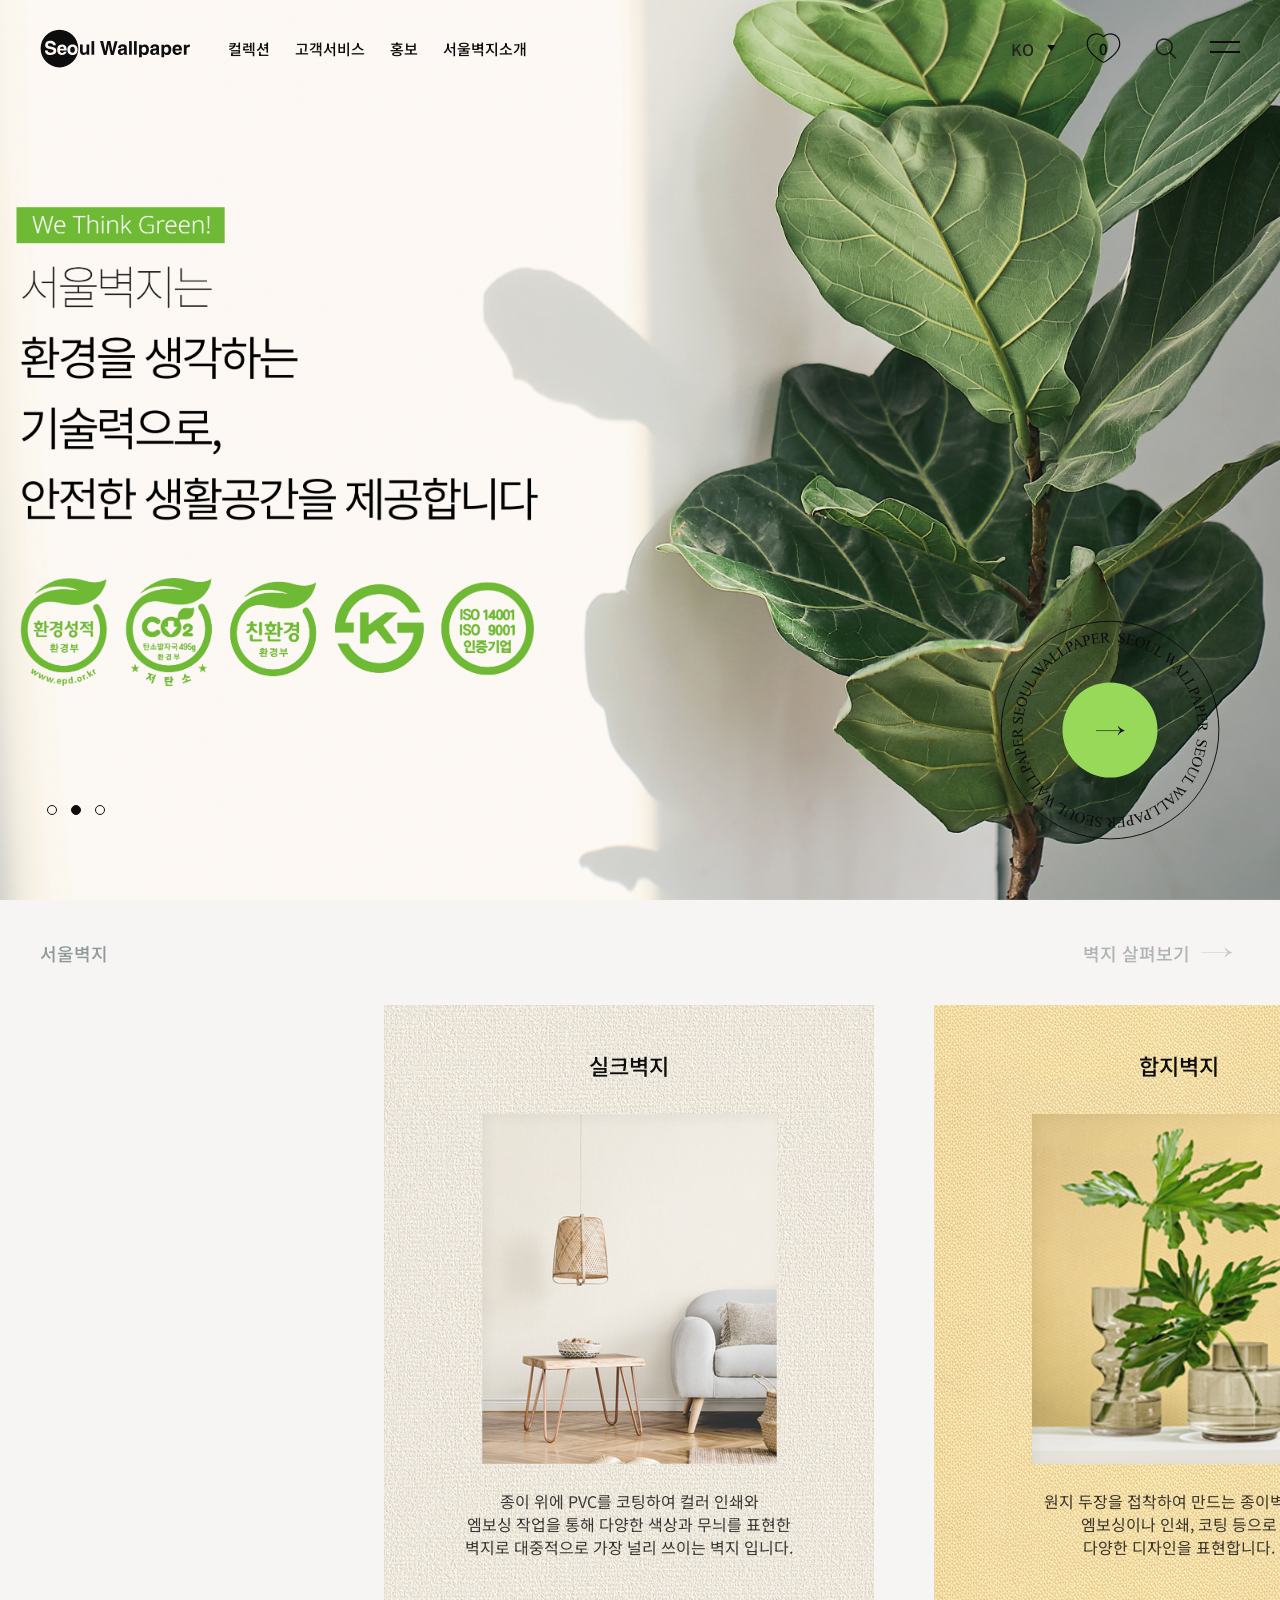
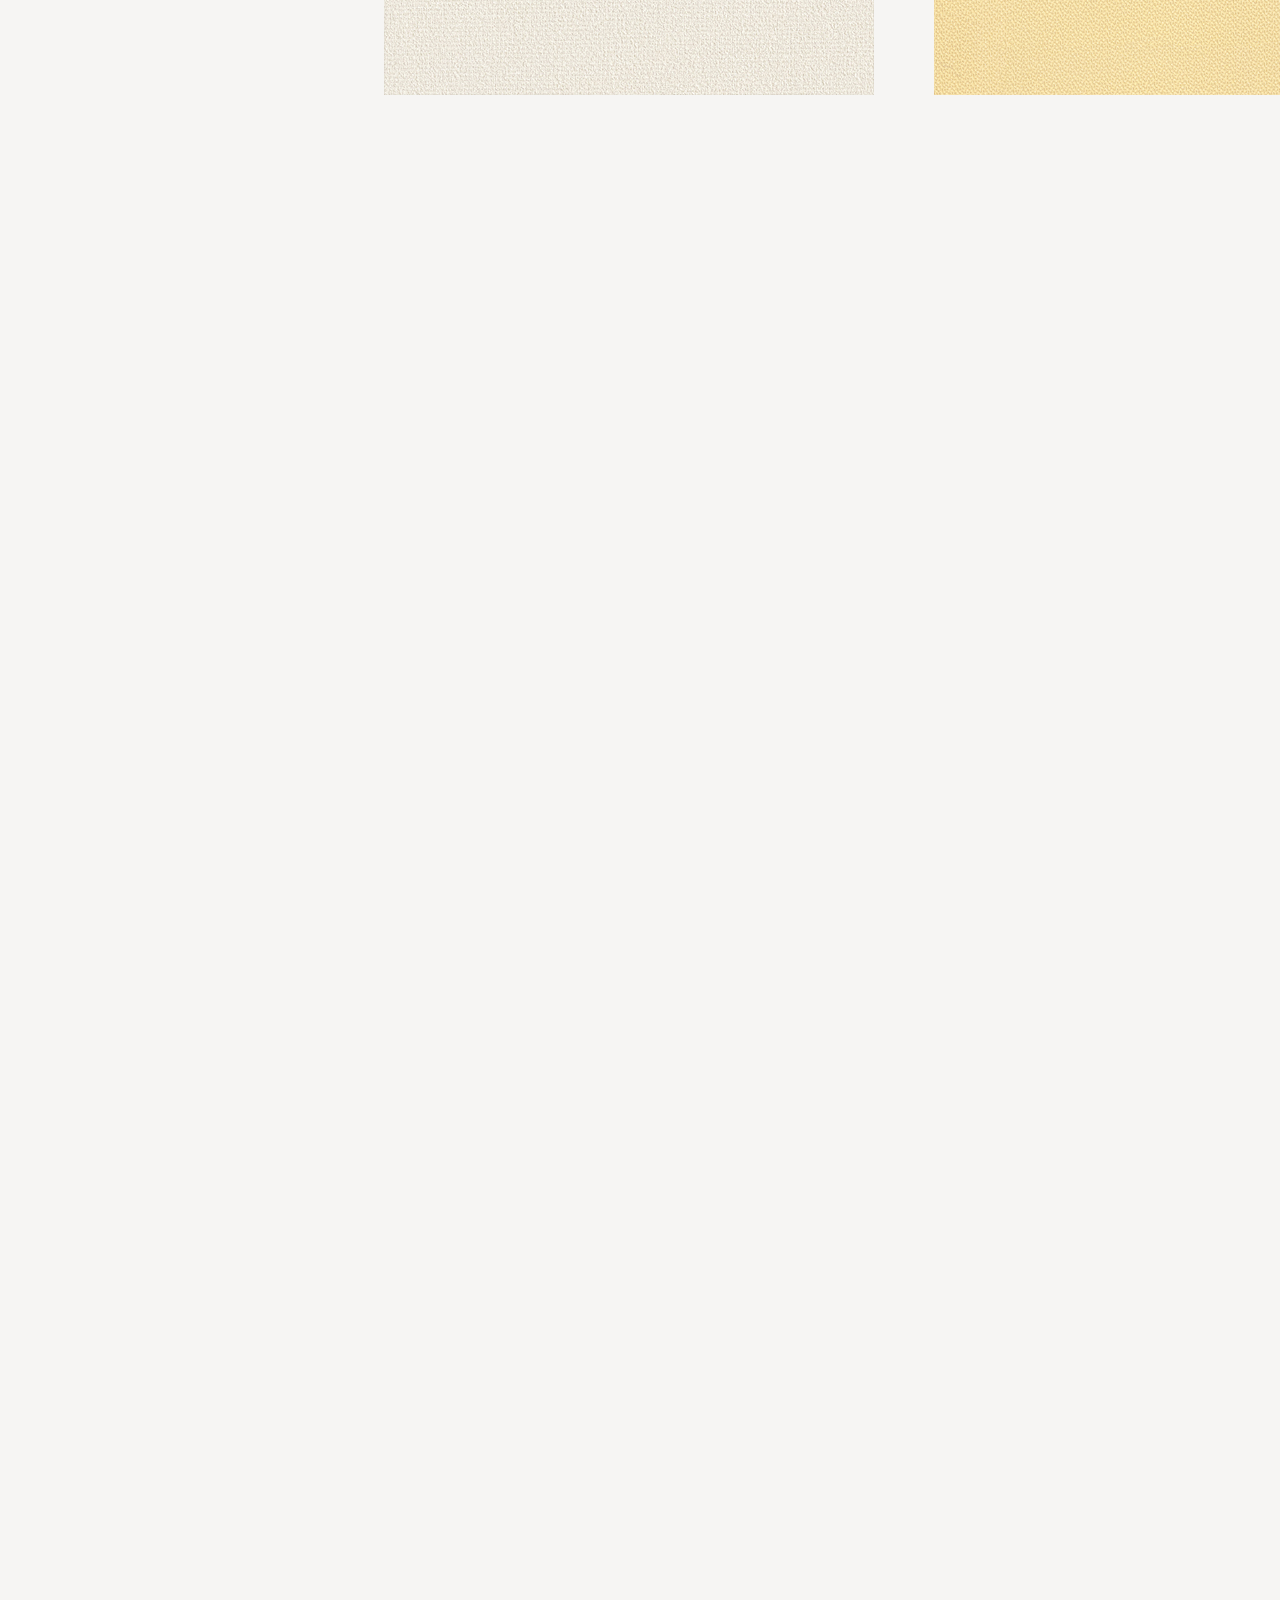
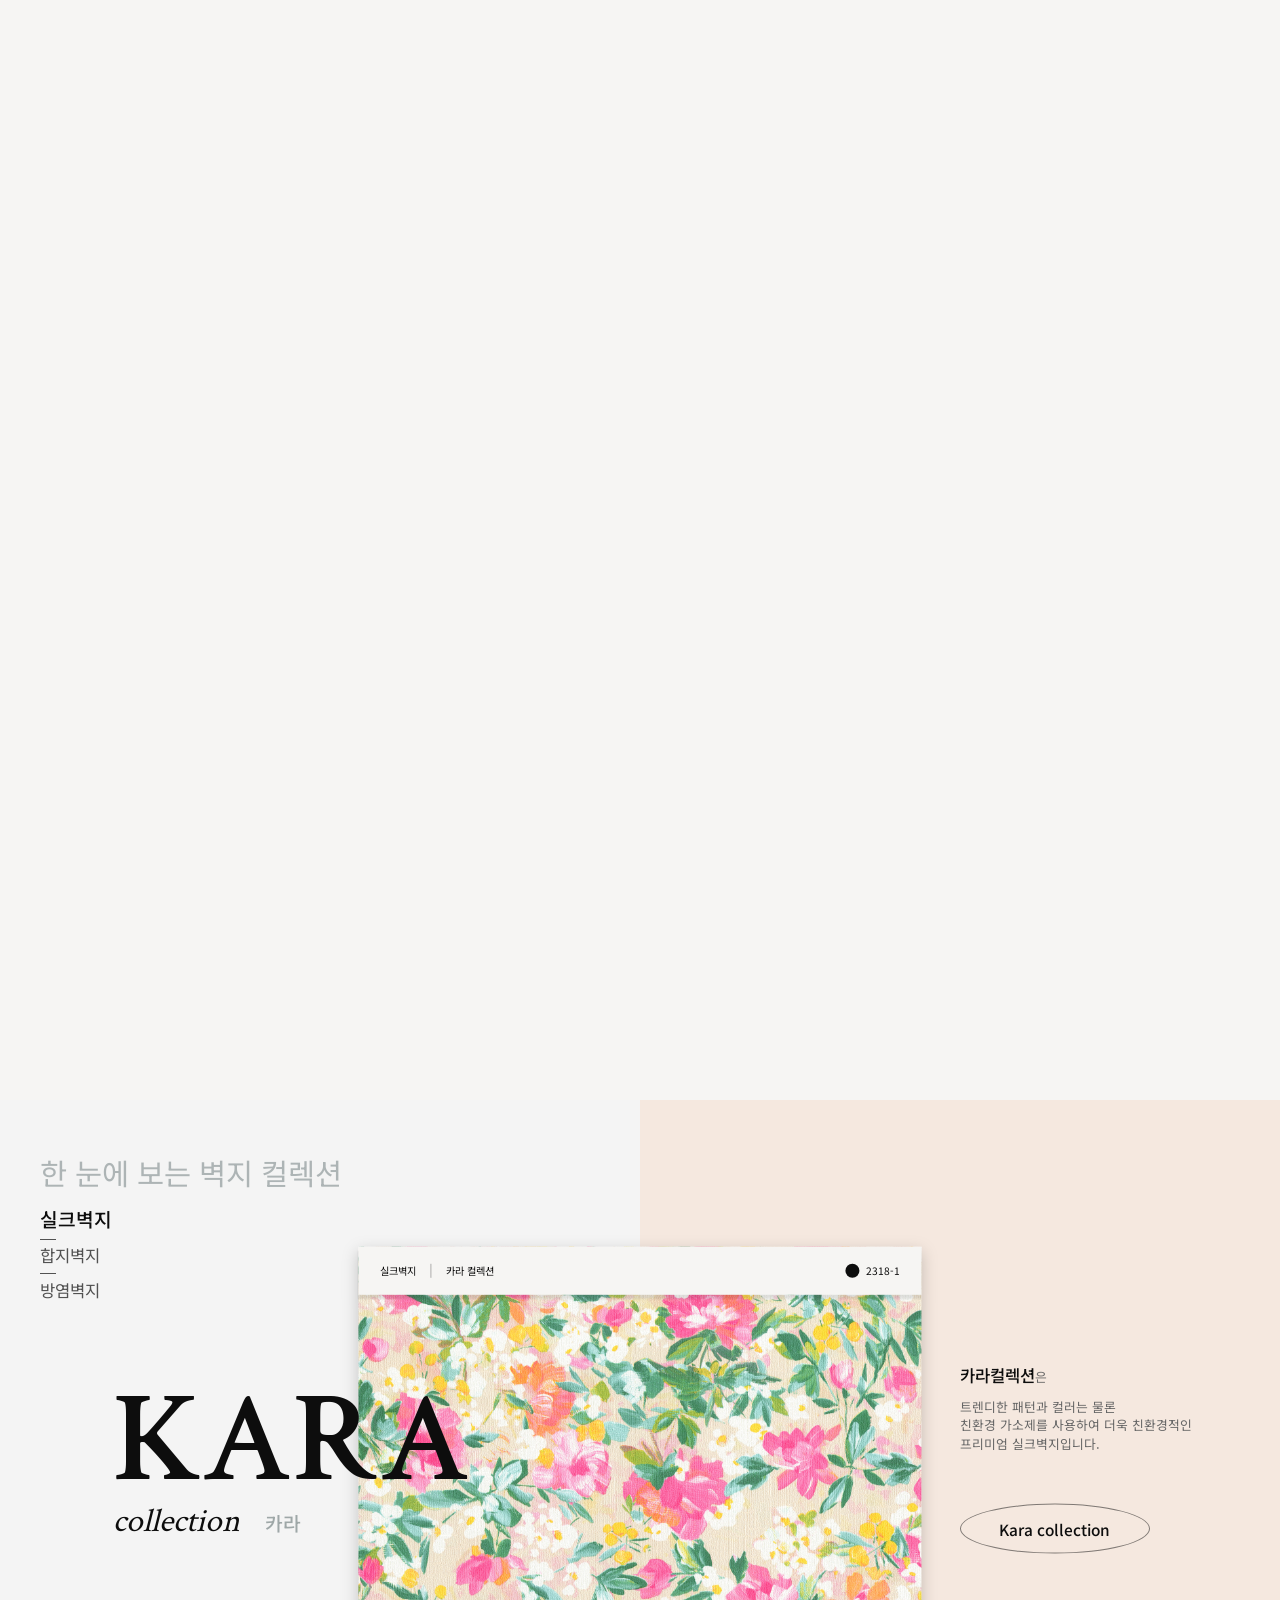
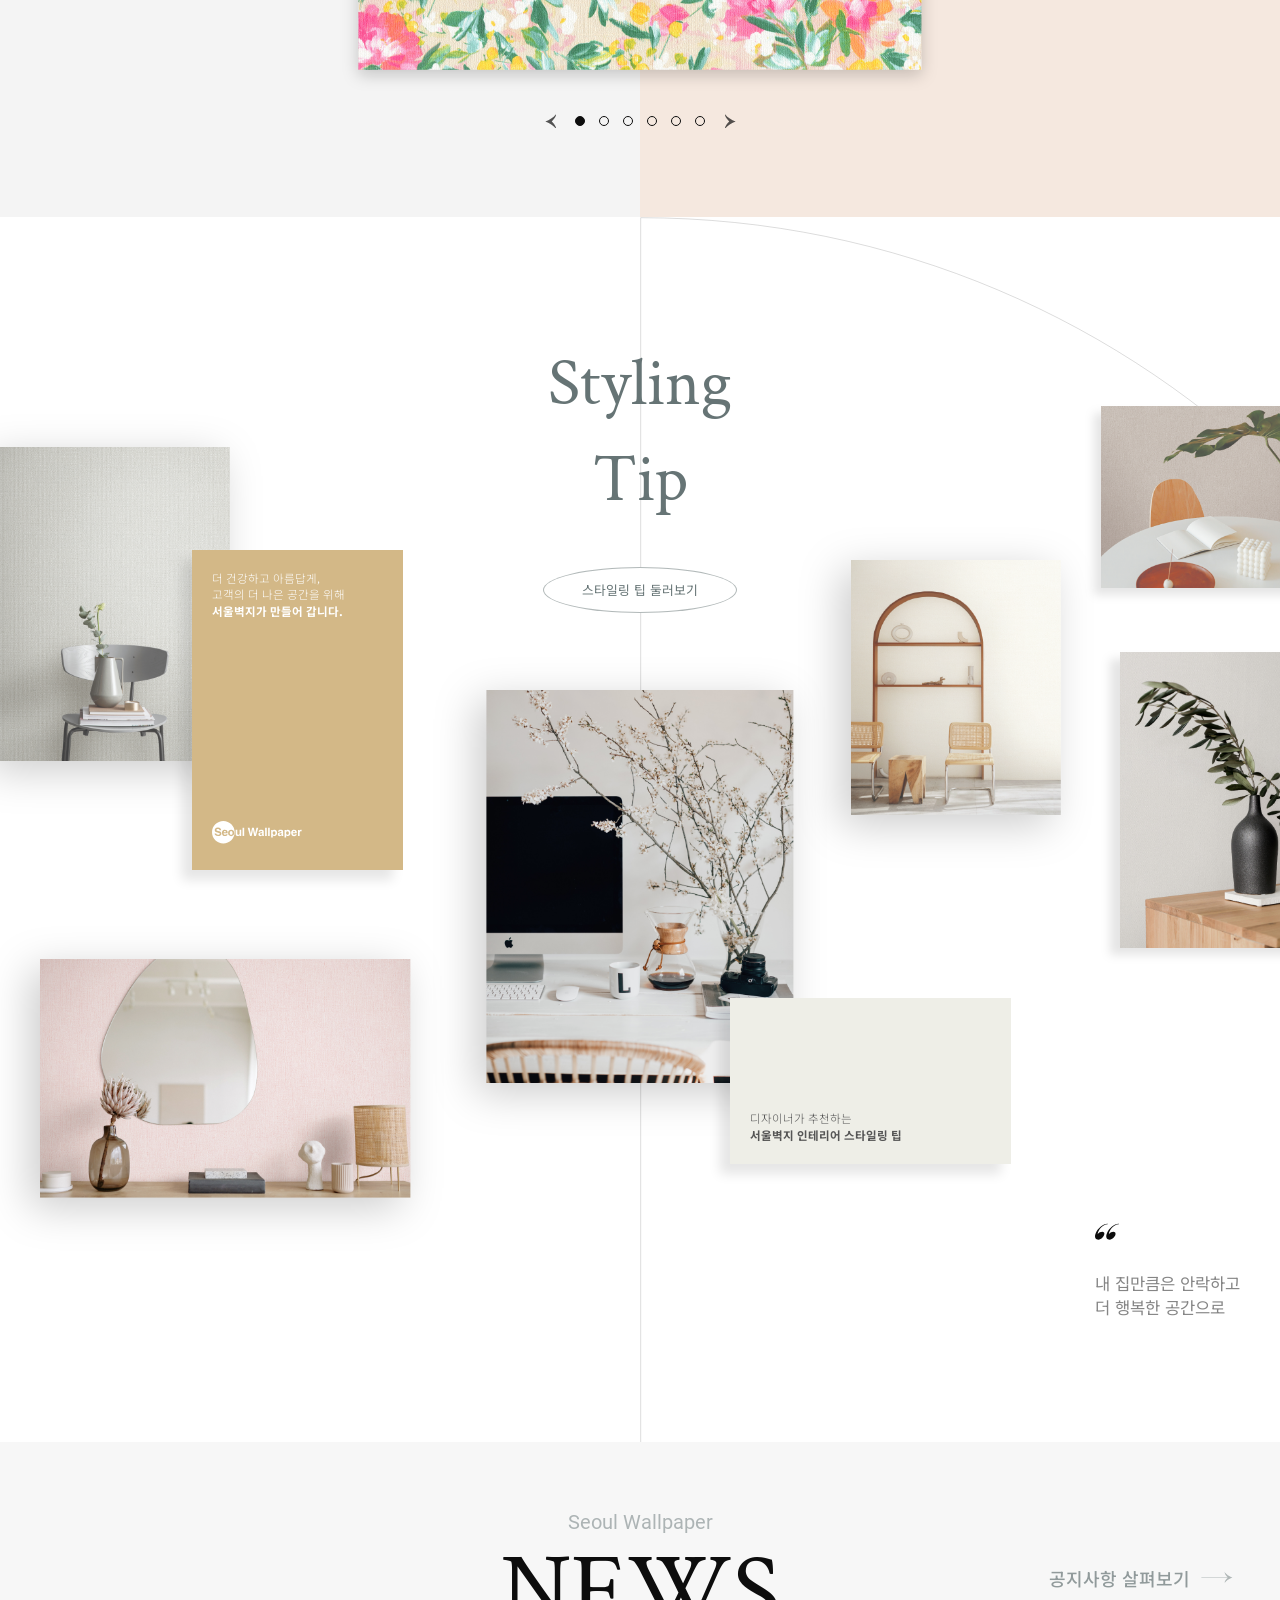
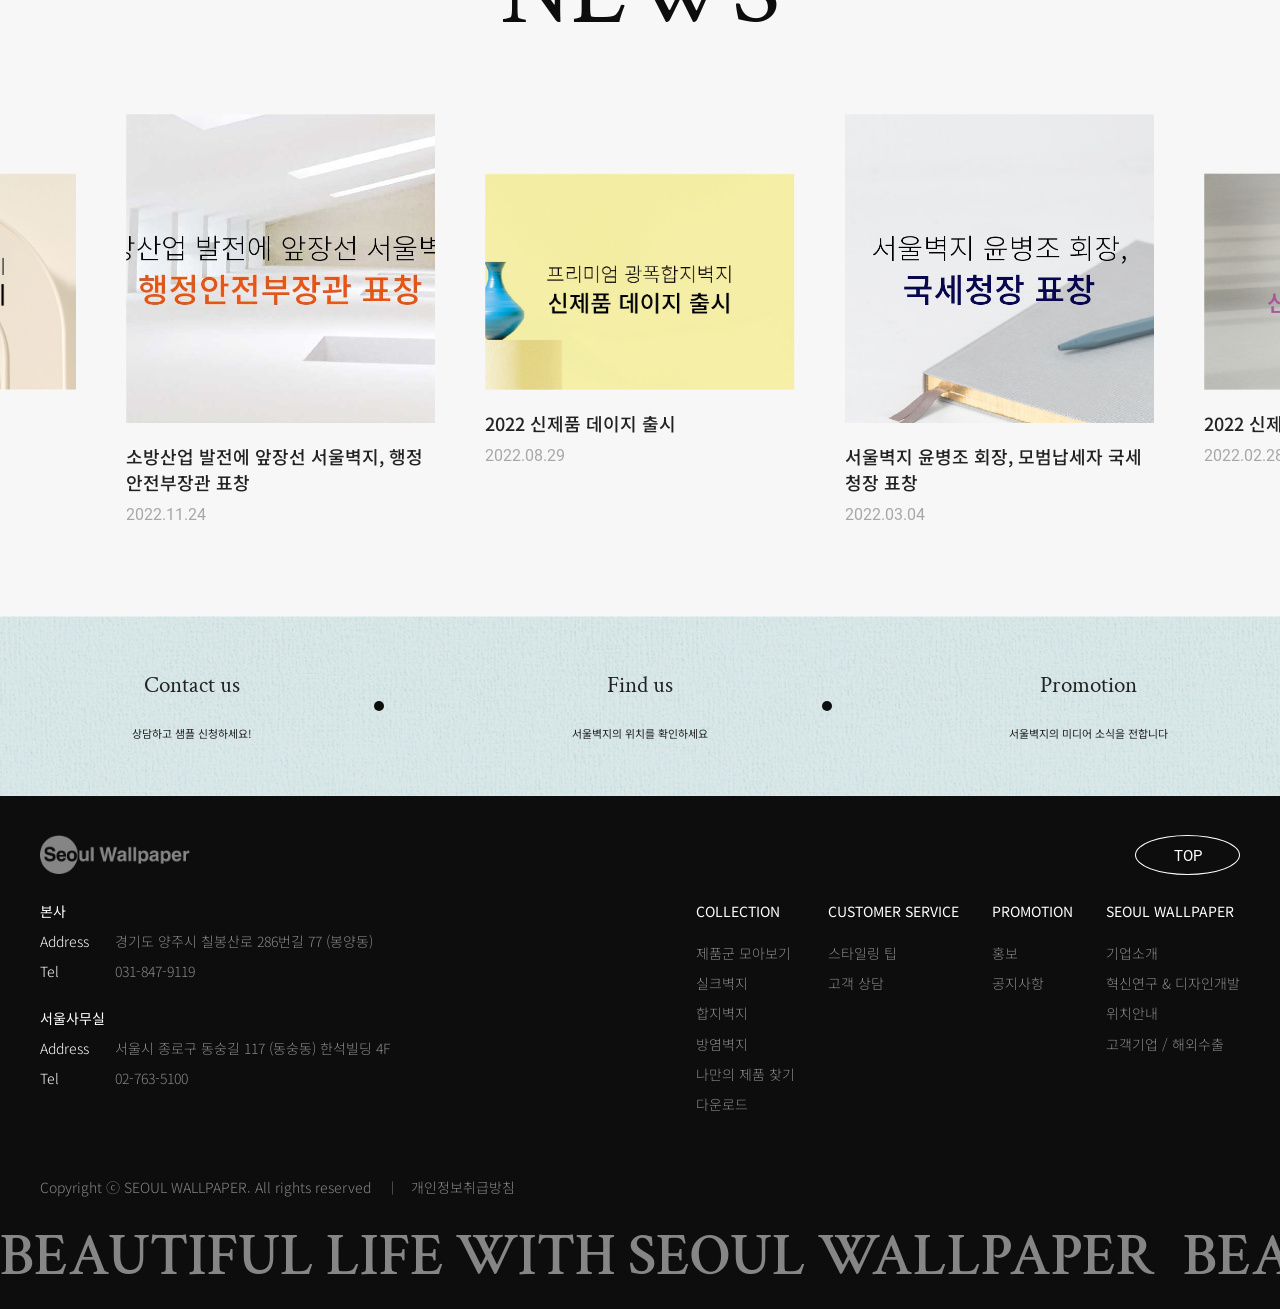
<file: index.html>
<!DOCTYPE html>
<html lang="ko">
    <head>
        <meta charset="UTF-8" />
        <meta name="viewport" content="width=device-width, initial-scale=1.0" />
        <meta name="Description" content="벽지 디자인 생산 전문업체, 친환경 가소제 벽지, 항균/항바이러스 벽지 개발로 더 건강하고 아름다운 주거공간을 만듭니다." />
        <title>서울벽지</title>
        <link rel="shortcut icon" href="./images/faviconV2.ico" />
        <!-- swiper CSS -->
        <link rel="stylesheet" href="./css/swiper.min.css" />
        <!-- 메인 CSS -->
        <link rel="stylesheet" href="./css/main.css" />
        <!-- swiper JS -->
        <script src="./js/swiper.min.js"></script>
        <!-- 공통 JS -->
        <script type="module" src="./js/common.js"></script>
        <!-- 메인 JS -->
        <script type="module" src="./js/main.js"></script>
    </head>
    <body>
        <!-- 서울벽지 링크 : https://www.seoulwallpaper.co.kr/ -->
        <!-- 상단영역 시작 -->
        <div id="header">
            <h1 class="logo">
                <a href="./index.html"><img src="./images/logo.svg" alt="로고" /></a>
            </h1>
            <div id="gnb" class="pc">
                <ul>
                    <li>
                        <span>컬렉션</span>
                        <div class="gnb-dropdown">
                            <div class="slide-menu">
                                <ul>
                                    <li class="title">
                                        <span>컬렉션</span>
                                    </li>
                                    <li class="line">
                                        <a href="javascript:void(0)">제품군 모아보기</a>
                                    </li>
                                    <li class="line">
                                        <span>실크벽지</span>
                                        <div class="dethMenu">
                                            <a href="javascript:void(0)">카라</a>
                                            <a href="javascript:void(0)">플레인</a>
                                        </div>
                                    </li>
                                    <li class="line">
                                        <span>합지벽지</span>
                                        <div class="dethMenu">
                                            <a href="javascript:void(0)">데이지</a>
                                            <a href="javascript:void(0)">아이비</a>
                                            <a href="javascript:void(0)">코지</a>
                                        </div>
                                    </li>
                                    <li class="line">
                                        <span>방염벽지</span>
                                        <div class="dethMenu">
                                            <a href="javascript:void(0)">방염</a>
                                        </div>
                                    </li>
                                    <li class="line">
                                        <a href="javascript:void(0)">나만의 제품찾기</a>
                                    </li>
                                    <li>
                                        <a href="javascript:void(0)">다운로드</a>
                                    </li>
                                </ul>
                            </div>
                            <div class="bottom-txt crimson">
                                <img src="./images/talk-icon.svg" alt="따옴표이미지">
                                <p>collection</p>
                            </div>
                        </div>
                    </li>
                    <li>
                        <span>고객서비스</span>
                        <div class="gnb-dropdown">
                            <div class="slide-menu">
                                <ul>
                                    <li class="title">
                                        <span>고객서비스</span>
                                    </li>
                                    <li class="line">
                                        <a href="javascript:void(0)">스타일링 팁</a>
                                    </li>
                                    <li class="line">
                                        <a href="javascript:void(0)">고객상담</a>
                                    </li>
                                </ul>
                            </div>
                            <div class="bottom-txt crimson">
                                <img src="./images/talk-icon.svg" alt="따옴표이미지">
                                <p>customer<br>service</p>
                            </div>
                        </div>
                    </li>
                    <li>
                        <span>홍보</span>
                        <div class="gnb-dropdown">
                            <div class="slide-menu">
                                <ul>
                                    <li class="title">
                                        <span>홍보</span>
                                    </li>
                                    <li class="line">
                                        <a href="javascript:void(0)">홍보</a>
                                    </li>
                                    <li class="line">
                                        <a href="./sub01.html">공지사항</a>
                                    </li>
                                </ul>
                            </div>
                            <div class="bottom-txt crimson">
                                <img src="./images/talk-icon.svg" alt="따옴표이미지">
                                <p>pr center</p>
                            </div>
                        </div>
                    </li>
                    <li>
                        <span>서울벽지소개</span>
                        <div class="gnb-dropdown">
                            <div class="slide-menu">
                                <ul>
                                    <li class="title">
                                        <span>서울벽지소개</span>
                                    </li>
                                    <li class="line">
                                        <a href="javascript:void(0)">기업소개</a>
                                    </li>
                                    <li class="line">
                                        <a href="javascript:void(0)">혁신연구 &amp; 디자인개발</a>
                                    </li>
                                    <li class="line">
                                        <a href="javascript:void(0)">위치안내</a>
                                    </li>
                                    <li class="line">
                                        <a href="javascript:void(0)">고객기업 / 해외수출</a>
                                    </li>
                                </ul>
                            </div>
                            <div class="bottom-txt crimson">
                                <img src="./images/talk-icon.svg" alt="따옴표이미지">
                                <p>company</p>
                            </div>
                        </div>
                    </li>
                </ul>
            </div>
            <div class="right-box">
                <div class="lang">
                    <ul>
                        <li class="on"><a href="./index.html">KO</a></li>
                        <li><a href="javascript:void(0)">EN</a></li>
                    </ul>
                </div>
                <button type="button" class="wish"><span class="wish-cnt">0</span></button>
                <div class="search-box">
                    <button type="button" class="serach-icon searchBtn"></button>
                    <div class="area">
                        <input type="text" class="search-input" placeholder="제품번호 / 컬렉션" />
                        <button type="submit" class="search-btn searchBtn"></button>
                    </div>
                </div>
            </div>
            <div class="allMenuBtn">
                <span></span>
                <span></span>
            </div>
            <div class="allMenuWrap">
                <div class="layerBg"></div>
                <div class="menuBox">
                    <a href="./index.html" class="mlogo"><img src="./images/logo_w.svg" alt="로고"></a>
                    <div class="schBox">
                        <input type="text" placeholder="제품번호 / 컬렉션" />
                        <button type="submit" class="searchBtn"></button>
                    </div>
                    <div class="inner">
                        <ul class="allMenu">
                            <li>
                                <span class="k">컬렉션</span>
                                <span class="e crimson">COLLECTION</span>
                                <div class="dep2">
                                    <ul>
                                        <li><a href="javascript:void(0)">제품군 모아보기</a></li>
                                        <li><a href="javascript:void(0)">실크벽지</a></li>
                                        <li><a href="javascript:void(0)">합지벽지</a></li>
                                        <li><a href="javascript:void(0)">방염벽지</a></li>
                                        <li><a href="javascript:void(0)">나만의 제품 찾기</a></li>
                                        <li><a href="javascript:void(0)">다운로드</a></li>
                                    </ul>
                                </div>
                            </li>
                            <li>
                                <span class="k">고객서비스</span>
                                <span class="e crimson">CUSTOMER SERVICE</span>
                                <div class="dep2">
                                    <ul>
                                        <li><a href="javascript:void(0)">스타일링 팁</a></li>
                                        <li><a href="javascript:void(0)">고객 상담</a></li>
                                    </ul>
                                </div>
                            </li>
                            <li>
                                <span class="k">홍보</span>
                                <span class="e crimson">PR CENTER</span>
                                <div class="dep2">
                                    <ul>
                                        <li><a href="javascript:void(0)">홍보</a></li>
                                        <li><a href="./sub01.html">공지사항</a></li>
                                    </ul>
                                </div>
                            </li>
                            <li>
                                <span class="k">서울벽지</span>
                                <span class="e crimson">COMPANY</span>
                                <div class="dep2">
                                    <ul>
                                        <li><a href="javascript:void(0)">기업소개</a></li>
                                        <li><a href="javascript:void(0)">혁신연구 &amp; 디자인개발</a></li>
                                        <li><a href="javascript:void(0)">위치안내</a></li>
                                        <li><a href="javascript:void(0)">고객기업 / 해외수출</a></li>
                                    </ul>
                                </div>
                            </li>
                        </ul>
                    </div>
                </div>
            </div>
        </div>
        <!-- 상단영역 끝 -->

        <!-- 콘텐츠영역 시작 -->
        <div id="main">
            <!-- 비주얼영역 -->
            <div class="mainVisual swiper-container">
                <ul class="swiper-wrapper">
                    <li class="swiper-slide">
                        <img src="./images/main_visual01.jpg" alt="서울벽지 메인배너1" class="pc" />
                        <img src="./images/m_main_01.jpg" alt="서울벽지 메인배너1" class="mo" />
                        <div class="circleTxt">
							<img src="./images/circleTxt_black.svg" alt="회전하는 텍스트" class="rotate">
							<a href="javascript:void(0)" style="background-color:#FAECC8" class="circleBg"></a>
						</div>
                    </li>
                    <li class="swiper-slide">
                        <img src="./images/main_visual02.jpg" alt="서울벽지 메인배너2" class="pc" />
                        <img src="./images/m_main_02.jpg" alt="서울벽지 메인배너2" class="mo" />
                        <div class="circleTxt">
							<img src="./images/circleTxt_black.svg" alt="회전하는 텍스트" class="rotate">
							<a href="javascript:void(0)" style="background-color:#99D959" class="circleBg"></a>
						</div>
                    </li>
                    <li class="swiper-slide">
                        <img src="./images/main_visual03.jpg" alt="서울벽지 메인배너3" class="pc" />
                        <img src="./images/m_main_03.jpg" alt="서울벽지 메인배너3" class="mo" />
                        <div class="circleTxt">
							<img src="./images/circleTxt_black.svg" alt="회전하는 텍스트" class="rotate">
							<a href="javascript:void(0)" style="background-color:#A0B9BB" class="circleBg"></a>
						</div>
                    </li>
                </ul>
                <div class="swiper-pagination pagebtn"></div>
            </div>

            <!-- 서울벽지 살펴보기 영역 시작 -->
            <div class="con1">
                <!-- pc 마우스 휠 영역 -->
                <div class="slidePg">
                    <div class="top-txt">
                        <p>서울벽지</p>
                        <a href="javascript:void(0)" class="moreBtn">벽지 살펴보기</a>
                    </div>
                    <ul>
                        <li>
                            <p class="title">실크벽지</p>
                            <div class="img-box"><img src="./images/con1-01.png" alt="실크벽지 이미지" /></div>
                            <div class="txt">종이 위에 PVC를 코팅하여 컬러 인쇄와<br />엠보싱 작업을 통해 다양한 색상과 무늬를 표현한<br />벽지로 대중적으로 가장 널리 쓰이는 벽지 입니다.</div>
                        </li>
                        <li>
                            <p class="title">합지벽지</p>
                            <div class="img-box"><img src="./images/con1-02.png" alt="합지벽지 이미지" /></div>
                            <div class="txt">원지 두장을 접착하여 만드는 종이벽지로<br />엠보싱이나 인쇄, 코팅 등으로<br />다양한 디자인을 표현합니다.</div>
                        </li>
                        <li>
                            <p class="title">방염벽지</p>
                            <div class="img-box"><img src="./images/con1-03.png" alt="방염벽지 이미지" /></div>
                            <div class="txt">화재 발생시 쉽게 불에 타지 않으며,<br />종이와 PVC에서 방출되는 다량의 매연과<br />유독가스를 억제시키는 기능성 벽지 입니다.</div>
                        </li>
                        <li class="search-card">
                            <div class="txtbox">
                                <span class="desc">나만의 벽지를<br />찾아보세요</span>
                            </div>
                            <div class="txtbox2">
                                <p class="toptxt">나만의 벽지를 찾아보세요.</p>
                                <div class="subtxt">서울벽지는 감각적인 디자인과 컬러, 환경까지 생각하는 다양한 벽지를 디자인합니다.<br />나만의 공간을 꾸며줄 제품을 찾아보세요.</div>
                                <div class="schInput">
                                    <input type="text" placeholder="제품번호 / 컬렉션" />
                                    <button type="button" class="srch-btn"></button>
                                </div>
                                <a href="javascript:void(0)" class="btn">서울벽지에 물어보세요</a>
                            </div>
                        </li>
                    </ul>
                </div>

                <!-- 모바일 영역 -->
                <div class="moArea">
                    <div class="product-list swiper-container">
                        <ul class="swiper-wrapper">
                            <li class="swiper-slide wallBg1">
                                <p class="title">실크벽지</p>
                                <div class="img-box"><img src="./images/con1-01.png" alt="실크벽지 이미지" /></div>
                                <div class="txt">종이 위에 PVC를 코팅하여 컬러 인쇄와<br />엠보싱 작업을 통해 다양한 색상과 무늬를 표현한<br />벽지로 대중적으로 가장 널리 쓰이는 벽지 입니다.</div>
                                <a href="javascript:void(0)" class="viewBtn">view more</a>
                            </li>
                            <li class="swiper-slide wallBg2">
                                <p class="title">합지벽지</p>
                                <div class="img-box"><img src="./images/con1-02.png" alt="합지벽지 이미지" /></div>
                                <div class="txt">원지 두장을 접착하여 만드는 종이벽지로<br />엠보싱이나 인쇄, 코팅 등으로<br />다양한 디자인을 표현합니다.</div>
                                <a href="javascript:void(0)" class="viewBtn">view more</a>
                            </li>
                            <li class="swiper-slide wallBg3">
                                <p class="title">방염벽지</p>
                                <div class="img-box"><img src="./images/con1-03.png" alt="방염벽지 이미지" /></div>
                                <div class="txt">화재 발생시 쉽게 불에 타지 않으며,<br />종이와 PVC에서 방출되는 다량의 매연과<br />유독가스를 억제시키는 기능성 벽지 입니다.</div>
                                <a href="javascript:void(0)" class="viewBtn">view more</a>
                            </li>
                        </ul>
                        <div class="swiper-pagination pagebtn"></div>
                    </div>
                    <div class="searchArea">
                        <div class="txtbox2">
                            <p class="toptxt">나만의 벽지를 찾아보세요.</p>
                            <div class="subtxt">서울벽지는 감각적인 디자인과 컬러, 환경까지 생각하는 다양한 벽지를 디자인합니다.<br />나만의 공간을 꾸며줄 제품을 찾아보세요.</div>
                            <div class="schInput">
                                <input type="text" placeholder="제품번호 / 컬렉션" />
                                <button type="button" class="srch-btn"></button>
                            </div>
                            <a href="javascript:void(0)" class="btn">서울벽지에 물어보세요</a>
                        </div>
                    </div>
                </div>
            </div>
            <!-- 서울벽지 살펴보기 영역 끝 -->

            <!-- 벽지컬렉션 영역 시작 -->
            <div class="con2">
                <p class="title">한 눈에 보는 벽지 컬렉션</p>
                <ul class="sample-list">
                    <li class="on">
                        <button type="button">실크벽지</button>
                    </li>
                    <li>
                        <button type="button">합지벽지</button>
                    </li>
                    <li>
                        <button type="button">방염벽지</button>
                    </li>
                </ul>
                <div class="con2-slide swiper-container">
                    <ul class="swiper-wrapper">
                        <li class="swiper-slide">
                            <div class="bg">
                                <div class="left"></div>
                                <div class="right"></div>
                            </div>
                            <div class="title-box">
                                <p class="txt1 crimson">kara</p>
                                <span class="txt2 crimson">collection</span>
                                <span class="txt3">카라</span>
                            </div>
                            <div class="img-area">
                                <ul class="top-text">
                                    <li>실크벽지</li>
                                    <li>카라 컬렉션</li>
                                    <li class="code">2318-1</li>
                                </ul>
                                <div class="imgwrap">
                                    <img src="./images/collection_01.jpg" alt="카라">
                                </div>
                            </div>
                            <div class="side-text pc">
                                <p><strong>카라컬렉션</strong>은</p>
                                <p>트렌디한 패턴과 컬러는 물론<br>친환경 가소제를 사용하여 더욱 친환경적인<br>프리미엄 실크벽지입니다.</p>
                                <a href="javascript:void(0)" class="btn">Kara collection</a>
                            </div>
                            <div class="side-text mo">
                                <p><strong>카라컬렉션</strong>은</p>
                                <p>트렌디한 패턴과 컬러는 물론 친환경 가소제를 사용하여 더욱 친환경적인 프리미엄 실크벽지입니다.</p>
                                <a href="javascript:void(0)" class="arrowLink">Kara collection</a>
                            </div>
                        </li>
                        <li class="swiper-slide">
                            <div class="bg">
                                <div class="left"></div>
                                <div class="right" style="background:#DCDDE8;"></div>
                            </div>
                            <div class="title-box">
                                <p class="txt1 crimson">plain</p>
                                <span class="txt2 crimson">collection</span>
                                <span class="txt3">플레인</span>
                            </div>
                            <div class="img-area">
                                <ul class="top-text">
                                    <li>실크벽지</li>
                                    <li>플레인 컬렉션</li>
                                    <li class="code">429-6</li>
                                </ul>
                                <div class="imgwrap">
                                    <img src="./images/collection_02.jpg" alt="플레인">
                                </div>
                            </div>
                            <div class="side-text pc">
                                <p><strong>플레인컬렉션</strong>은</p>
                                <p>감각적인 컬러와 세련되고 편안한 질감을<br>표현하는 무지 전문 실크 벽지입니다.</p>
                                <a href="javascript:void(0)" class="btn">Plain collection</a>
                            </div>
                            <div class="side-text mo">
                                <p><strong>플레인컬렉션</strong>은</p>
                                <p>감각적인 컬러와 세련되고 편안한 질감을 표현하는 무지 전문 실크 벽지입니다.</p>
                                <a href="javascript:void(0)" class="arrowLink">Plain collection</a>
                            </div>
                        </li>
                        <li class="swiper-slide">
                            <div class="bg">
                                <div class="left"></div>
                                <div class="right" style="background:#D9D8D8;"></div>
                            </div>
                            <div class="title-box">
                                <p class="txt1 crimson">daisy</p>
                                <span class="txt2 crimson">collection</span>
                                <span class="txt3">데이지</span>
                            </div>
                            <div class="img-area">
                                <ul class="top-text">
                                    <li>합지벽지</li>
                                    <li>데이지 컬렉션</li>
                                    <li class="code">27490-2</li>
                                </ul>
                                <div class="imgwrap">
                                    <img src="./images/collection_03.jpg" alt="데이지">
                                </div>
                            </div>
                            <div class="side-text pc">
                                <p><strong>데이지컬렉션</strong>은</p>
                                <p>다양한 컬러와 스타일을 표현한 친환경 종이벽지로 환경과 건강을 생각한 프리미엄 합지벽지입니다.</p>
                                <a href="javascript:void(0)" class="btn">Daisy collection</a>
                            </div>
                            <div class="side-text mo">
                                <p><strong>데이지컬렉션</strong>은</p>
                                <p>다양한 컬러와 스타일을 표현한 친환경 종이벽지로 환경과 건강을 생각한 프리미엄<br>합지벽지입니다.</p>
                                <a href="javascript:void(0)" class="arrowLink">Daisy collection</a>
                            </div>
                        </li>
                        <li class="swiper-slide">
                            <div class="bg">
                                <div class="left"></div>
                                <div class="right" style="background:#FAD7CD;"></div>
                            </div>
                            <div class="title-box">
                                <p class="txt1 crimson">ivy</p>
                                <span class="txt2 crimson">collection</span>
                                <span class="txt3">아이비</span>
                            </div>
                            <div class="img-area">
                                <ul class="top-text">
                                    <li>합지벽지</li>
                                    <li>아이비 컬렉션</li>
                                    <li class="code">26134-7</li>
                                </ul>
                                <div class="imgwrap">
                                    <img src="./images/collection_04.jpg" alt="아이비">
                                </div>
                            </div>
                            <div class="side-text pc">
                                <p><strong>아이비컬렉션</strong>은</p>
                                <p>유니크한 디자인과 센스 있는 컬러,<br>감각적인 공간을 만드는<br>친환경 합지벽지입니다.</p>
                                <a href="javascript:void(0)" class="btn">Ivy collection</a>
                            </div>
                            <div class="side-text mo">
                                <p><strong>아이비컬렉션</strong>은</p>
                                <p>유니크한 디자인과 센스 있는 컬러, 감각적인 공간을 만드는 친환경 합지벽지입니다.</p>
                                <a href="javascript:void(0)" class="arrowLink">Ivy collection</a>
                            </div>
                        </li>
                        <li class="swiper-slide">
                            <div class="bg">
                                <div class="left"></div>
                                <div class="right" style="background:#F0E4D3;"></div>
                            </div>
                            <div class="title-box">
                                <p class="txt1 crimson">cozy</p>
                                <span class="txt2 crimson">collection</span>
                                <span class="txt3">코지</span>
                            </div>
                            <div class="img-area">
                                <ul class="top-text">
                                    <li>합지벽지</li>
                                    <li>코지 컬렉션</li>
                                    <li class="code">26134-7</li>
                                </ul>
                                <div class="imgwrap">
                                    <img src="./images/collection_05.jpg" alt="코지">
                                </div>
                            </div>
                            <div class="side-text pc">
                                <p><strong>코지컬렉션</strong>은</p>
                                <p>깔끔하고 편안한 느낌의 실용적이고 <br>합리적인 소폭 합지벽지입니다.</p>
                                <a href="javascript:void(0)" class="btn">Cozy collection</a>
                            </div>
                            <div class="side-text mo">
                                <p><strong>코지컬렉션</strong>은</p>
                                <p>깔끔하고 편안한 느낌의 실용적이고 합리적인 소폭 합지벽지입니다.</p>
                                <a href="javascript:void(0)" class="arrowLink">Cozy collection</a>
                            </div>
                        </li>
                        <li class="swiper-slide">
                            <div class="bg">
                                <div class="left"></div>
                                <div class="right" style="background:#ACB9C3;"></div>
                            </div>
                            <div class="title-box fire">
                                <p class="txt1 crimson">FIRE <br>PROOF</p>
                                <span class="txt2 crimson">collection</span>
                                <span class="txt3">방염벽지</span>
                            </div>
                            <div class="img-area">
                                <ul class="top-text">
                                    <li>방염벽지</li>
                                    <li>방염벽지</li>
                                    <li class="code">26134-7</li>
                                </ul>
                                <div class="imgwrap">
                                    <img src="./images/collection_06.jpg" alt="방염벽지">
                                </div>
                            </div>
                            <div class="side-text pc">
                                <p><strong>방염컬렉션</strong>은</p>
                                <p>소방안전검정을 통과한 고기능성과<br>다양하게 활용 가능한 디자인을 겸비한<br>친환경 벽지입니다.</p>
                                <a href="javascript:void(0)" class="btn">Fireproof collection</a>
                            </div>
                            <div class="side-text mo">
                                <p><strong>방염컬렉션</strong>은</p>
                                <p>소방안전검정을 통과한 고기능성과 다양하게 활용 가능한 디자인을 겸비한 친환경 벽지입니다.</p>
                                <a href="javascript:void(0)" class="arrowLink">Fireproof collection</a>
                            </div>
                        </li>
                    </ul>
                    <div class="swiper-pagination pagebtn"></div>
                    <div class="swiper-button-prev arrowbtn"></div>
                    <div class="swiper-button-next arrowbtn"></div>
                </div>
            </div>
            <!-- 벽지컬렉션 영역 끝 -->

            <!-- 스타일링 팁 영역 시작 -->
            <div class="con3">
                <svg viewBox="0 0 920 1839" fill="none" xmlns="http://www.w3.org/2000/svg">
                    <path opacity="0.2" d="M0.692482 0.701092C507.854 0.971277 918.906 412.19 918.906 919.415C918.906 1426.64 507.854 1837.86 0.692322 1838.13L0.692482 0.701092Z" stroke="#0D0D0D"></path>
                </svg>
                <div class="title">
                    <p class="crimson">styling<br />tip</p>
                    <a href="javascript:void(0)" class="tipBtn btn">스타일링 팁 둘러보기</a>
                </div>
                <div class="hover-area pc">
                    <div class="imgHover tipImg1"><img src="./images/tip_01.png" alt="스타일링 이미지1" /></div>
                    <div class="imgHover tipImg2"><img src="./images/tip_02.png" alt="스타일링 이미지2" /></div>
                    <div class="imgHover tipImg3"><img src="./images/tip_03.png" alt="스타일링 이미지3" /></div>
                    <div class="imgHover tipImg4"><img src="./images/tip_04.png" alt="스타일링 이미지4" /></div>
                    <div class="imgHover tipImg5"><img src="./images/tip_05.png" alt="스타일링 이미지5" /></div>
                    <div class="imgHover tipImg6"><img src="./images/tip_06.png" alt="스타일링 이미지6" /></div>
                </div>
                <div class="mImgBox">
                    <div class="moImg1"><img src="./images/tip_01_m.png" alt="벽지 팁 이미지1"></div>
                    <div class="subTxt mtxt1">
                        <p>더 건강하고 아름답게,<br />고객의 더 나은 공간을 위해<br /><b>서울벽지가 만들어 갑니다.</b></p>
                        <img src="./images/logo_w.svg" alt="서울벽지 로고" />
                    </div>
                    <div class="moImg2"><img src="./images/tip_02_m.png" alt="벽지 팁 이미지2"></div>
                    <div class="moImg3"><img src="./images/tip_03_m.png" alt="벽지 팁 이미지3"></div>
                    <div class="subTxt etcTxt">
                        <img src="./images/talk-icon.svg" alt="따옴표 이미지" />
                        <p>내 집만큼은 안락하고<br />더 행복한 공간으로</p>
                    </div>
                    <div class="moImg4"><img src="./images/tip_04_m.png" alt="벽지 팁 이미지4"></div>
                    <div class="subTxt mtxt2">
                        <p>디자이너가 추천하는<br /><b>서울벽지 인테리어 스타일링 팁</b></p>
                    </div>
                </div>
                <div class="txt-area">
                    <div class="txt-box txt1">
                        <p>더 건강하고 아름답게,<br />고객의 더 나은 공간을 위해<br /><b>서울벽지가 만들어 갑니다.</b></p>
                        <img src="./images/logo_w.svg" alt="서울벽지 로고" />
                    </div>
                    <div class="txt-box txt2">
                        <p>디자이너가 추천하는<br /><b>서울벽지 인테리어 스타일링 팁</b></p>
                    </div>
                    <div class="small-box">
                        <img src="./images/talk-icon.svg" alt="따옴표 이미지" />
                        <p>내 집만큼은 안락하고<br />더 행복한 공간으로</p>
                    </div>
                </div>
            </div>
            <!-- 스타일링 팁 영역 끝 -->

            <!-- 뉴스 영역 시작 -->
            <div class="con4">
                <div class="top-tit">
                    <span class="roboto">seoul wallpaper</span>
                    <p class="crimson">news</p>
                    <a href="javascript:void(0)" class="moreBtn">공지사항 살펴보기</a>
                </div>
                <div class="news-slide swiper-container">
                    <ul class="swiper-wrapper">
                        <li class="swiper-slide">
                            <a href="javascript:void(0)">
                                <div class="img-box">
                                    <img src="./images/news_01.jpg" alt="소방산업 발전에 앞장선 서울벽지, 행정안전부장관 표창" />
                                </div>
                                <div class="txt-box">
                                    <p>소방산업 발전에 앞장선 서울벽지, 행정안전부장관 표창</p>
                                    <div class="date roboto">2022.11.24</div>
                                </div>
                            </a>
                        </li>
                        <li class="swiper-slide">
                            <a href="javascript:void(0)">
                                <div class="img-box">
                                    <img src="./images/news_02.jpg" alt="2022 신제품 데이지 출시" />
                                </div>
                                <div class="txt-box">
                                    <p>2022 신제품 데이지 출시</p>
                                    <div class="date roboto">2022.08.29</div>
                                </div>
                            </a>
                        </li>
                        <li class="swiper-slide">
                            <a href="javascript:void(0)">
                                <div class="img-box">
                                    <img src="./images/news_03.jpg" alt="서울벽지 윤병조 회장, 모범납세자 국세청장 표창" />
                                </div>
                                <div class="txt-box">
                                    <p>서울벽지 윤병조 회장, 모범납세자 국세청장 표창</p>
                                    <div class="date roboto">2022.03.04</div>
                                </div>
                            </a>
                        </li>
                        <li class="swiper-slide">
                            <a href="javascript:void(0)">
                                <div class="img-box">
                                    <img src="./images/news_04.jpg" alt="2022 신제품 플레인 출시" />
                                </div>
                                <div class="txt-box">
                                    <p>2022 신제품 플레인 출시</p>
                                    <div class="date roboto">2022.02.28</div>
                                </div>
                            </a>
                        </li>
                        <li class="swiper-slide">
                            <a href="javascript:void(0)">
                                <div class="img-box">
                                    <img src="./images/news_05.jpg" alt="2023-2024 신제품 플레인 출시" />
                                </div>
                                <div class="txt-box">
                                    <p>2023-2024 신제품 플레인 출시</p>
                                    <div class="date roboto">2023.08.21</div>
                                </div>
                            </a>
                        </li>
                        <li class="swiper-slide">
                            <a href="javascript:void(0)">
                                <div class="img-box">
                                    <img src="./images/news_06.jpg" alt="중소기업 유공자 표창, 대통령 표창 수상" />
                                </div>
                                <div class="txt-box">
                                    <p>중소기업 유공자 표창, 대통령 표창 수상</p>
                                    <div class="date roboto">2023.05.23</div>
                                </div>
                            </a>
                        </li>
                        <li class="swiper-slide">
                            <a href="javascript:void(0)">
                                <div class="img-box">
                                    <img src="./images/news_07.jpg" alt="2023 신제품 아이비 출시" />
                                </div>
                                <div class="txt-box">
                                    <p>2023 신제품 아이비 출시</p>
                                    <div class="date roboto">2023.03.02</div>
                                </div>
                            </a>
                        </li>
                        <li class="swiper-slide">
                            <a href="javascript:void(0)">
                                <div class="img-box">
                                    <img src="./images/news_08.jpg" alt="2023 신제품 카라 출시" />
                                </div>
                                <div class="txt-box">
                                    <p>2023 신제품 카라 출시</p>
                                    <div class="date roboto">2022.12.26</div>
                                </div>
                            </a>
                        </li>
                    </ul>
                </div>
                <div class="swiper-pagination pagebtn"></div>
            </div>
            <!-- 뉴스 영역 끝 -->
        </div>
        <!-- 콘텐츠영역 끝 -->

        <!-- 하단영역 시작 -->
        <div id="footer">
            <div class="footer-top">
                <ul>
                    <li>
                        <a href="javascript:void(0)">
                            <p class="crimson">Contact us</p>
                            <span>상담하고 샘플 신청하세요!</span>
                        </a>
                    </li>
                    <li>
                        <a href="javascript:void(0)">
                            <p class="crimson">Find us</p>
                            <span>서울벽지의 위치를 확인하세요</span>
                        </a>
                    </li>
                    <li>
                        <a href="javascript:void(0)">
                            <p class="crimson">Promotion</p>
                            <span>서울벽지의 미디어 소식을 전합니다</span>
                        </a>
                    </li>
                </ul>
            </div>
            <div class="footer-area">
                <div class="footer-wrap">
                    <div class="foot-logo"><img src="./images/logo_white.png" alt="하단로고" /></div>
                    <a href="javascript:void(0)" id="topBtn" class="roboto">TOP</a>
                    <div class="foot-list">
                        <div class="left">
                            <ul>
                                <li class="list-title">본사</li>
                                <li>
                                    <span>address</span>
                                    <p>경기도 양주시 칠봉산로 286번길 77 (봉양동)</p>
                                </li>
                                <li>
                                    <span>tel</span>
                                    <p>031-847-9119</p>
                                </li>
                            </ul>
                            <ul>
                                <li class="list-title">서울사무실</li>
                                <li>
                                    <span>address</span>
                                    <p>서울시 종로구 동숭길 117 (동숭동) 한석빌딩 4F</p>
                                </li>
                                <li>
                                    <span>tel</span>
                                    <p>02-763-5100</p>
                                </li>
                            </ul>
                        </div>
                        <div class="right">
                            <ul>
                                <li class="list-title">collection</li>
                                <li><a href="javascript:void(0)">제품군 모아보기</a></li>
                                <li><a href="javascript:void(0)">실크벽지</a></li>
                                <li><a href="javascript:void(0)">합지벽지</a></li>
                                <li><a href="javascript:void(0)">방염벽지</a></li>
                                <li><a href="javascript:void(0)">나만의 제품 찾기</a></li>
                                <li><a href="javascript:void(0)">다운로드</a></li>
                            </ul>
                            <ul>
                                <li class="list-title">customer service</li>
                                <li><a href="javascript:void(0)">스타일링 팁</a></li>
                                <li><a href="javascript:void(0)">고객 상담</a></li>
                            </ul>
                            <ul>
                                <li class="list-title">promotion</li>
                                <li><a href="javascript:void(0)">홍보</a></li>
                                <li><a href="javascript:void(0)">공지사항</a></li>
                            </ul>
                            <ul>
                                <li class="list-title">seoul wallpaper</li>
                                <li><a href="javascript:void(0)">기업소개</a></li>
                                <li><a href="javascript:void(0)">혁신연구 & 디자인개발</a></li>
                                <li><a href="javascript:void(0)">위치안내</a></li>
                                <li><a href="javascript:void(0)">고객기업 / 해외수출</a></li>
                            </ul>
                        </div>
                    </div>
                    <div class="copyright">
                        <p>Copyright ⓒ SEOUL WALLPAPER. All rights reserved</p>
                        <a href="javascript:void(0)">개인정보취급방침</a>
                    </div>
                </div>
                <div class="flow-text crimson">
                    <p>beautiful life with seoul wallpaper</p>
                    <p>beautiful life with seoul wallpaper</p>
                    <p>beautiful life with seoul wallpaper</p>
                    <p>beautiful life with seoul wallpaper</p>
                </div>
            </div>
        </div>
        <!-- 하단영역 끝 -->

        <!-- 따라다니는 마우스 커서 -->
        <div class="cuser-mover"></div>
    </body>
</html>
</file>
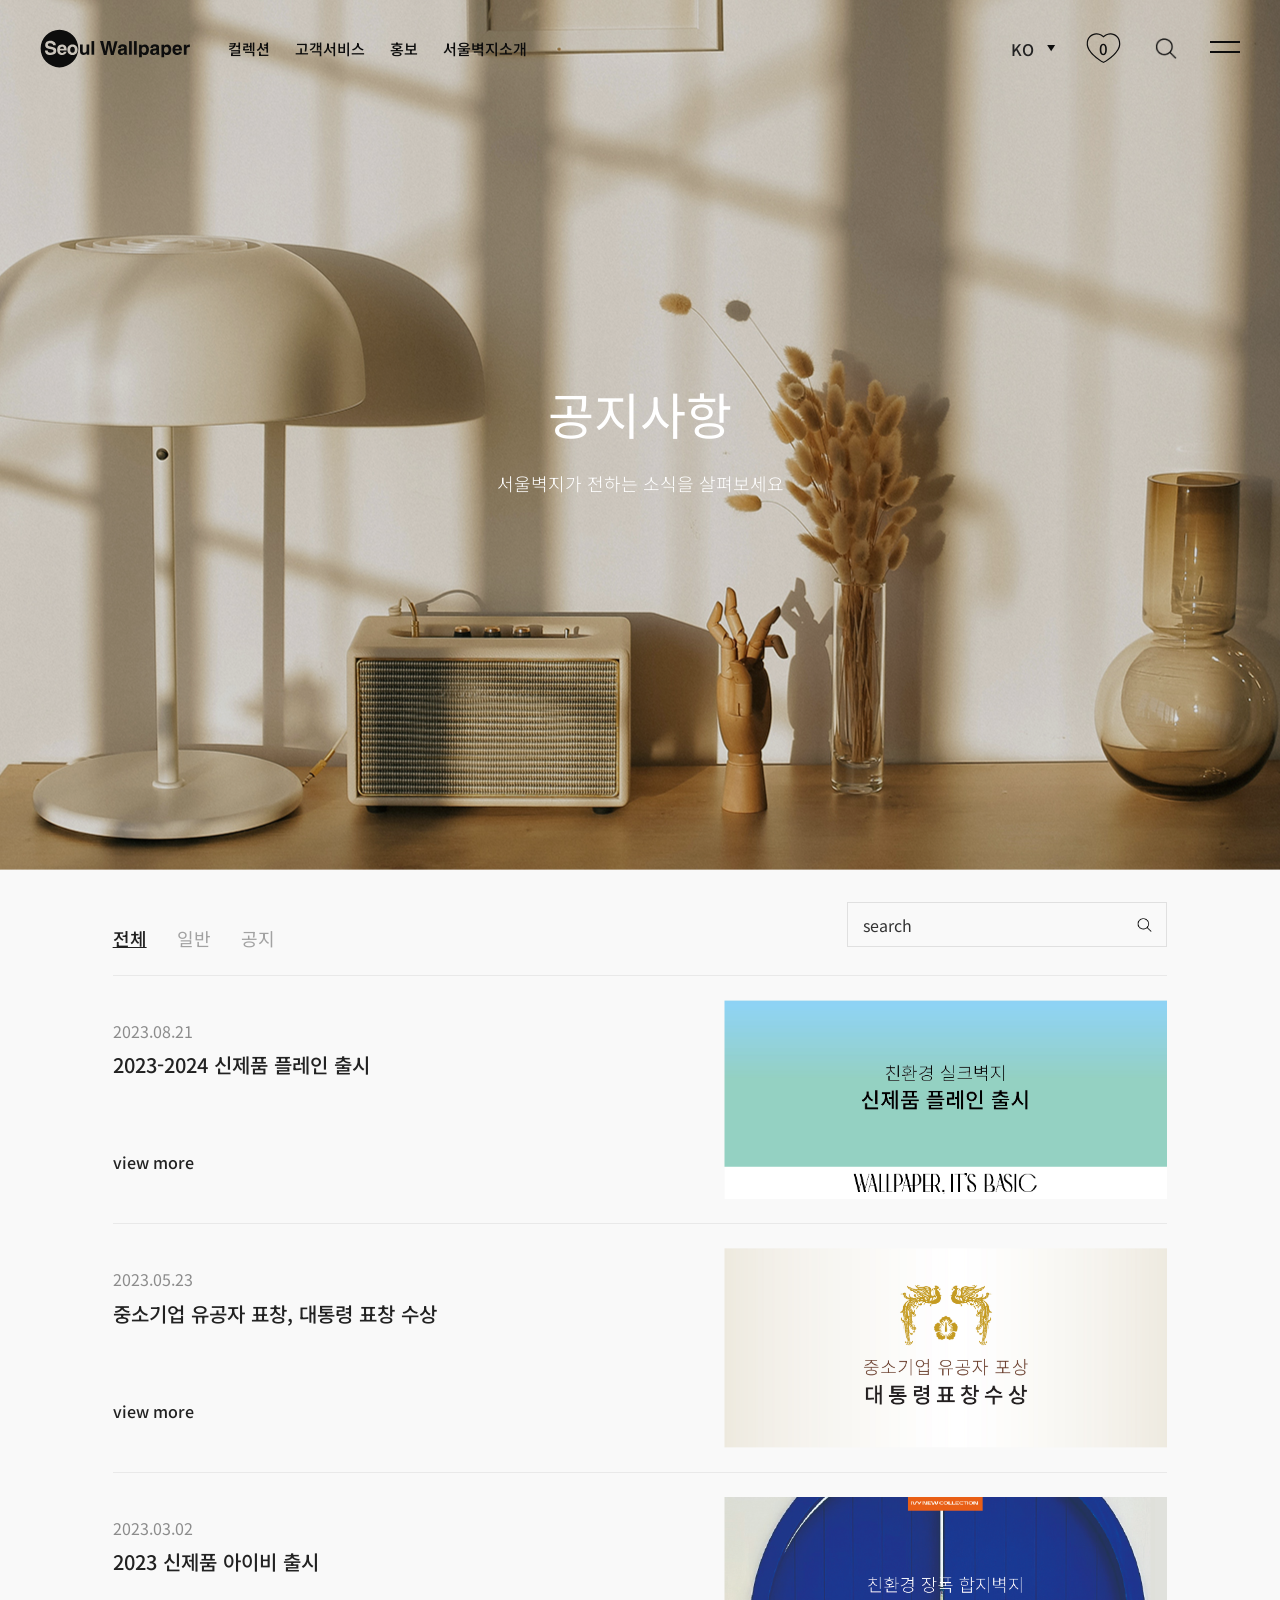
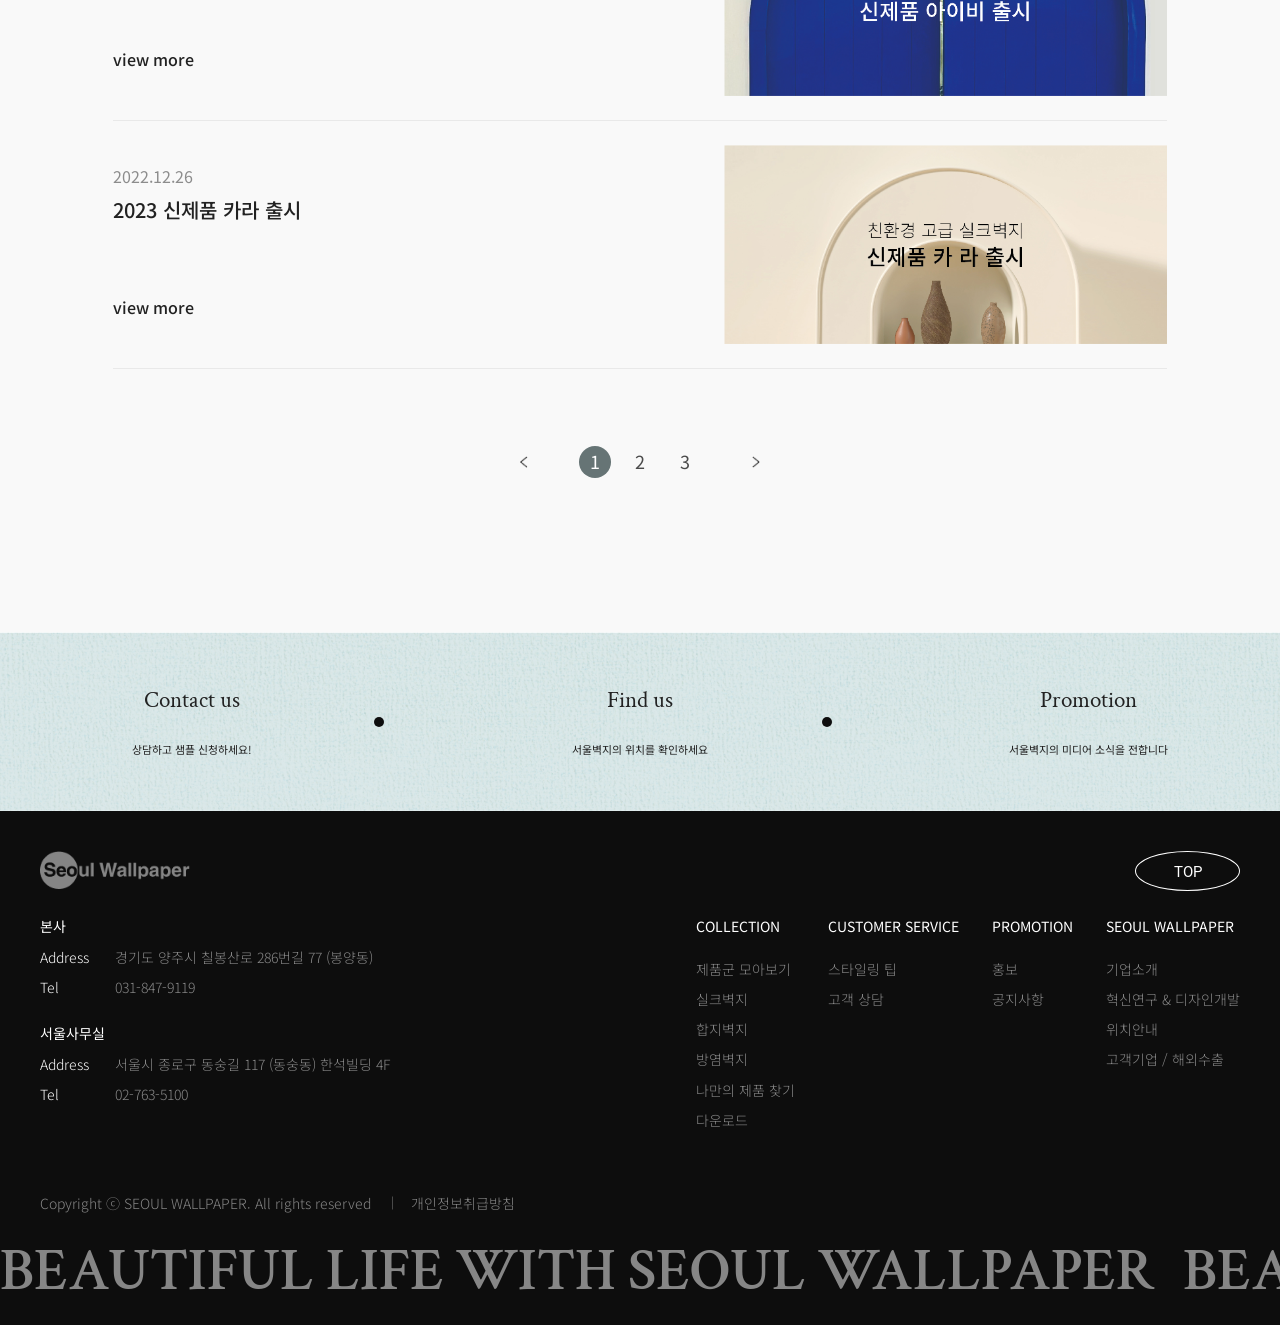
<file: sub01.html>
<!DOCTYPE html>
<html lang="ko">
    <head>
        <meta charset="UTF-8" />
        <meta name="viewport" content="width=device-width, initial-scale=1.0" />
        <meta name="Description" content="벽지 디자인 생산 전문업체, 친환경 가소제 벽지, 항균/항바이러스 벽지 개발로 더 건강하고 아름다운 주거공간을 만듭니다." />
        <title>서울벽지</title>
        <link rel="shortcut icon" href="./images/faviconV2.ico" />
        <!-- swiper CSS -->
        <link rel="stylesheet" href="./css/swiper.min.css" />
        <!-- 서브 CSS -->
        <link rel="stylesheet" href="./css/sub.css" />
        <!-- 공통 JS -->
        <script src="./js/common.js" type="module"></script>
        <!-- swiper JS -->
        <script src="./js/swiper.min.js"></script>
    </head>
    <body>
        <!-- 상단영역 시작 -->
        <div id="header">
            <h1 class="logo">
                <a href="./index.html"><img src="./images/logo.svg" alt="로고" /></a>
            </h1>
            <div id="gnb" class="pc">
                <ul>
                    <li>
                        <span>컬렉션</span>
                        <div class="gnb-dropdown">
                            <div class="slide-menu">
                                <ul>
                                    <li class="title">
                                        <span>컬렉션</span>
                                    </li>
                                    <li class="line">
                                        <a href="javascript:void(0)">제품군 모아보기</a>
                                    </li>
                                    <li class="line">
                                        <span>실크벽지</span>
                                        <div class="dethMenu">
                                            <a href="javascript:void(0)">카라</a>
                                            <a href="javascript:void(0)">플레인</a>
                                        </div>
                                    </li>
                                    <li class="line">
                                        <span>합지벽지</span>
                                        <div class="dethMenu">
                                            <a href="javascript:void(0)">데이지</a>
                                            <a href="javascript:void(0)">아이비</a>
                                            <a href="javascript:void(0)">코지</a>
                                        </div>
                                    </li>
                                    <li class="line">
                                        <span>방염벽지</span>
                                        <div class="dethMenu">
                                            <a href="javascript:void(0)">방염</a>
                                        </div>
                                    </li>
                                    <li class="line">
                                        <a href="javascript:void(0)">나만의 제품찾기</a>
                                    </li>
                                    <li>
                                        <a href="javascript:void(0)">다운로드</a>
                                    </li>
                                </ul>
                            </div>
                            <div class="bottom-txt crimson">
                                <img src="./images/talk-icon.svg" alt="따옴표이미지">
                                <p>collection</p>
                            </div>
                        </div>
                    </li>
                    <li>
                        <span>고객서비스</span>
                        <div class="gnb-dropdown">
                            <div class="slide-menu">
                                <ul>
                                    <li class="title">
                                        <span>고객서비스</span>
                                    </li>
                                    <li class="line">
                                        <a href="javascript:void(0)">스타일링 팁</a>
                                    </li>
                                    <li class="line">
                                        <a href="./sub01.html">고객상담</a>
                                    </li>
                                </ul>
                            </div>
                            <div class="bottom-txt crimson">
                                <img src="./images/talk-icon.svg" alt="따옴표이미지">
                                <p>customer<br>service</p>
                            </div>
                        </div>
                    </li>
                    <li>
                        <span>홍보</span>
                        <div class="gnb-dropdown">
                            <div class="slide-menu">
                                <ul>
                                    <li class="title">
                                        <span>홍보</span>
                                    </li>
                                    <li class="line">
                                        <a href="javascript:void(0)">홍보</a>
                                    </li>
                                    <li class="line">
                                        <a href="./sub01.html">공지사항</a>
                                    </li>
                                </ul>
                            </div>
                            <div class="bottom-txt crimson">
                                <img src="./images/talk-icon.svg" alt="따옴표이미지">
                                <p>pr center</p>
                            </div>
                        </div>
                    </li>
                    <li>
                        <span>서울벽지소개</span>
                        <div class="gnb-dropdown">
                            <div class="slide-menu">
                                <ul>
                                    <li class="title">
                                        <span>서울벽지소개</span>
                                    </li>
                                    <li class="line">
                                        <a href="javascript:void(0)">기업소개</a>
                                    </li>
                                    <li class="line">
                                        <a href="javascript:void(0)">혁신연구 &amp; 디자인개발</a>
                                    </li>
                                    <li class="line">
                                        <a href="javascript:void(0)">위치안내</a>
                                    </li>
                                    <li class="line">
                                        <a href="javascript:void(0)">고객기업 / 해외수출</a>
                                    </li>
                                </ul>
                            </div>
                            <div class="bottom-txt crimson">
                                <img src="./images/talk-icon.svg" alt="따옴표이미지">
                                <p>company</p>
                            </div>
                        </div>
                    </li>
                </ul>
            </div>
            <div class="right-box">
                <div class="lang">
                    <ul>
                        <li class="on"><a href="./index.html">KO</a></li>
                        <li><a href="javascript:void(0)">EN</a></li>
                    </ul>
                </div>
                <button type="button" class="wish"><span class="wish-cnt">0</span></button>
                <div class="search-box">
                    <button type="button" class="serach-icon searchBtn"></button>
                    <div class="area">
                        <input type="text" class="search-input" placeholder="제품번호 / 컬렉션" />
                        <button type="submit" class="search-btn searchBtn"></button>
                    </div>
                </div>
            </div>
            <div class="allMenuBtn">
                <span></span>
                <span></span>
            </div>
            <div class="allMenuWrap">
                <div class="layerBg"></div>
                <div class="menuBox">
                    <a href="./index.html" class="mlogo"><img src="./images/logo_w.svg" alt="로고"></a>
                    <div class="schBox">
                        <input type="text" placeholder="제품번호 / 컬렉션" />
                        <button type="submit" class="searchBtn"></button>
                    </div>
                    <div class="inner">
                        <ul class="allMenu">
                            <li>
                                <span class="k">컬렉션</span>
                                <span class="e crimson">COLLECTION</span>
                                <div class="dep2">
                                    <ul>
                                        <li><a href="./sub01.html">제품군 모아보기</a></li>
                                        <li><a href="./sub01.html">실크벽지</a></li>
                                        <li><a href="./sub01.html">합지벽지</a></li>
                                        <li><a href="./sub01.html">방염벽지</a></li>
                                        <li><a href="./sub01.html">나만의 제품 찾기</a></li>
                                        <li><a href="./sub01.html">다운로드</a></li>
                                    </ul>
                                </div>
                            </li>
                            <li>
                                <span class="k">고객서비스</span>
                                <span class="e crimson">CUSTOMER SERVICE</span>
                                <div class="dep2">
                                    <ul>
                                        <li><a href="javascript:void(0)">스타일링 팁</a></li>
                                        <li><a href="javascript:void(0)">고객 상담</a></li>
                                    </ul>
                                </div>
                            </li>
                            <li>
                                <span class="k">홍보</span>
                                <span class="e crimson">PR CENTER</span>
                                <div class="dep2">
                                    <ul>
                                        <li><a href="javascript:void(0)">홍보</a></li>
                                        <li><a href="./sub01.html">공지사항</a></li>
                                    </ul>
                                </div>
                            </li>
                            <li>
                                <span class="k">서울벽지</span>
                                <span class="e crimson">COMPANY</span>
                                <div class="dep2">
                                    <ul>
                                        <li><a href="javascript:void(0)">기업소개</a></li>
                                        <li><a href="javascript:void(0)">혁신연구 &amp; 디자인개발</a></li>
                                        <li><a href="javascript:void(0)">위치안내</a></li>
                                        <li><a href="javascript:void(0)">고객기업 / 해외수출</a></li>
                                    </ul>
                                </div>
                            </li>
                        </ul>
                    </div>
                </div>
            </div>
        </div>
        <!-- 상단영역 끝 -->

        <div class="subContainer">
            <!-- 서브비주얼 시작 -->
            <div class="subVisual">
                <img src="./images/notice-top.png" alt="공지사항 이미지">
                <dl class="txtBox">
                    <dt>공지사항</dt>
                    <dd>서울벽지가 전하는 소식을 살펴보세요</dd>
                </dl>
            </div>
            <!-- 서브비주얼 끝 -->

            <!-- 공지사항 리스트 시작 -->
            <div class="subContWrap">
                <div class="subContBox">
                    <div class="boardSearchWrap">
                        <ul class="boardList">
                            <li class="on"><a href="javascript:void(0)">전체</a></li>
                            <li><a href="javascript:void(0)">일반</a></li>
                            <li><a href="javascript:void(0)">공지</a></li>
                        </ul>
                        <select class="selectBox">
                            <option value="total">전체</option>
                            <option value="normal">일반</option>
                            <option value="noti">공지</option>
                        </select>
                        <div class="srchInput">
                            <input type="text" placeholder="search">
                            <button type="submit"></button>
                        </div>
                    </div>
                    <div class="notiList">
                        <ul>
                            <li>
                                <a href="javascript:void(0)" class="linkArea">
                                    <div class="txtBox">
                                        <div class="date">2023.08.21</div>
                                        <div class="title">2023-2024 신제품 플레인 출시</div>
                                    </div>
                                    <div class="imgBox"><span><img src="./images/noti_01.jpg" alt="2023-2024 신제품 플레인 출시"></span></div>
                                </a>
                                <a href="javascript:void(0)" class="viewBtn">view more</a>
                            </li>
                            <li>
                                <a href="javascript:void(0)" class="linkArea">
                                    <div class="txtBox">
                                        <div class="date">2023.05.23</div>
                                        <div class="title">중소기업 유공자 표창, 대통령 표창 수상</div>
                                    </div>
                                    <div class="imgBox"><span><img src="./images/noti_02.jpg" alt="중소기업 유공자 표창, 대통령 표창 수상"></span></div>
                                </a>
                                <a href="javascript:void(0)" class="viewBtn">view more</a>
                            </li>
                            <li>
                                <a href="javascript:void(0)" class="linkArea">
                                    <div class="txtBox">
                                        <div class="date">2023.03.02</div>
                                        <div class="title">2023 신제품 아이비 출시</div>
                                    </div>
                                    <div class="imgBox"><span><img src="./images/noti_03.jpg" alt="2023 신제품 아이비 출시"></span></div>
                                </a>
                                <a href="javascript:void(0)" class="viewBtn">view more</a>
                            </li>
                            <li>
                                <a href="javascript:void(0)" class="linkArea">
                                    <div class="txtBox">
                                        <div class="date">2022.12.26</div>
                                        <div class="title">2023 신제품 카라 출시</div>
                                    </div>
                                    <div class="imgBox"><span><img src="./images/noti_04.jpg" alt="2023 신제품 카라 출시"></span></div>
                                </a>
                                <a href="javascript:void(0)" class="viewBtn">view more</a>
                            </li>
                        </ul>
                    </div>
                </div>
            </div>
            <!-- 공지사항 리스트 끝 -->

            <div class="pageWrap">
                <div class="pageBox">
                    <a href="javascript:void(0)" class="pageBtn prev">이전</a>
                    <a href="javascript:void(0)" class="pageOn">1</a>
                    <a href="javascript:void(0)">2</a>
                    <a href="javascript:void(0)">3</a>
                    <a href="javascript:void(0)" class="pageBtn next">다음</a>
                </div>
            </div>
        </div>


        <!-- 하단영역 시작 -->
        <div id="footer">
            <div class="footer-top">
                <ul>
                    <li>
                        <a href="javascript:void(0)">
                            <p class="crimson">Contact us</p>
                            <span>상담하고 샘플 신청하세요!</span>
                        </a>
                    </li>
                    <li>
                        <a href="javascript:void(0)">
                            <p class="crimson">Find us</p>
                            <span>서울벽지의 위치를 확인하세요</span>
                        </a>
                    </li>
                    <li>
                        <a href="javascript:void(0)">
                            <p class="crimson">Promotion</p>
                            <span>서울벽지의 미디어 소식을 전합니다</span>
                        </a>
                    </li>
                </ul>
            </div>
            <div class="footer-area">
                <div class="footer-wrap">
                    <div class="foot-logo"><img src="./images/logo_white.png" alt="하단로고" /></div>
                    <a href="javascript:void(0)" id="topBtn" class="roboto">TOP</a>
                    <div class="foot-list">
                        <div class="left">
                            <ul>
                                <li class="list-title">본사</li>
                                <li>
                                    <span>address</span>
                                    <p>경기도 양주시 칠봉산로 286번길 77 (봉양동)</p>
                                </li>
                                <li>
                                    <span>tel</span>
                                    <p>031-847-9119</p>
                                </li>
                            </ul>
                            <ul>
                                <li class="list-title">서울사무실</li>
                                <li>
                                    <span>address</span>
                                    <p>서울시 종로구 동숭길 117 (동숭동) 한석빌딩 4F</p>
                                </li>
                                <li>
                                    <span>tel</span>
                                    <p>02-763-5100</p>
                                </li>
                            </ul>
                        </div>
                        <div class="right">
                            <ul>
                                <li class="list-title">collection</li>
                                <li><a href="javascript:void(0)">제품군 모아보기</a></li>
                                <li><a href="javascript:void(0)">실크벽지</a></li>
                                <li><a href="javascript:void(0)">합지벽지</a></li>
                                <li><a href="javascript:void(0)">방염벽지</a></li>
                                <li><a href="javascript:void(0)">나만의 제품 찾기</a></li>
                                <li><a href="javascript:void(0)">다운로드</a></li>
                            </ul>
                            <ul>
                                <li class="list-title">customer service</li>
                                <li><a href="javascript:void(0)">스타일링 팁</a></li>
                                <li><a href="javascript:void(0)">고객 상담</a></li>
                            </ul>
                            <ul>
                                <li class="list-title">promotion</li>
                                <li><a href="javascript:void(0)">홍보</a></li>
                                <li><a href="./sub01.html">공지사항</a></li>
                            </ul>
                            <ul>
                                <li class="list-title">seoul wallpaper</li>
                                <li><a href="javascript:void(0)">기업소개</a></li>
                                <li><a href="javascript:void(0)">혁신연구 & 디자인개발</a></li>
                                <li><a href="javascript:void(0)">위치안내</a></li>
                                <li><a href="javascript:void(0)">고객기업 / 해외수출</a></li>
                            </ul>
                        </div>
                    </div>
                    <div class="copyright">
                        <p>Copyright ⓒ SEOUL WALLPAPER. All rights reserved</p>
                        <a href="javascript:void(0)">개인정보취급방침</a>
                    </div>
                </div>
                <div class="flow-text crimson">
                    <p>beautiful life with seoul wallpaper</p>
                    <p>beautiful life with seoul wallpaper</p>
                    <p>beautiful life with seoul wallpaper</p>
                    <p>beautiful life with seoul wallpaper</p>
                </div>
            </div>
        </div>
        <!-- 하단영역 끝 -->

        <!-- 따라다니는 마우스 커서 -->
        <div class="cuser-mover"></div>

    </body>
</html>
</file>
<file: css/main.css>
@charset "utf-8";
/* 메인페이지 CSS - main.css */

/* 리셋,공통 외부 CSS 합치기 */
@import url(./reset.css);
@import url(./core.css);
@import url(./common.css);
@import url(./media.css);

/**************************** 비주얼영역 ****************************/
.mainVisual {
    width: 100%;
    height: 100vh;
}
.mainVisual .swiper-slide > img {
    width: 100%;
    height: 100%;
    object-fit: cover;
}
.mainVisual .swiper-slide img.pc {
    display: block;
}
.mainVisual .swiper-slide img.mo {
    display: none;
}
.mainVisual > .swiper-pagination {
    left: 3.1vw;
    bottom: 80px;
    width: auto;
}
.mainVisual .circleTxt {
    position: absolute;
    right: 60px;
    bottom: 60px;
    width: 220px;
}
.mainVisual .circleTxt .rotate {
    width: 100%;
    animation: rotateCircle 10s linear infinite;
}
.mainVisual .circleTxt .circleBg {
    position: absolute;
    top: 50%;
    left: 50%;
    transform: translate(-50%,-50%);
    width: 95px;
    height: 95px;
    border-radius: 50%;
    overflow: hidden;
}
.mainVisual .circleTxt .circleBg::after {
    content: '';
    position: absolute;
    top: 50%;
    left: 50%;
    transform: translate(-50%,-50%);
    background: url(../images/circleTxt-arrow.svg) no-repeat center center;
    width: 30px;
    height: 10px;
    background-size: cover;
}
@keyframes rotateCircle {
    0% {
        transform: rotate(0);
    }
    100% {
        transform: rotate(360deg);
    }
}

/**************************** 벽지 살펴보기 영역 ****************************/
.con1 {
    width: 100%;
    height: calc(100vh + 2500px);
    background-color: #f6f5f3;
}
.con1 .slidePg {
    position: sticky;
    top: 0;
    left: 0;
    height: 100vh;
}
.con1 .top-txt {
    position: relative;
    padding: 3.1vw;
    color: #667475;
    font-weight: 500;
    opacity: 0.7;
}
.con1 .slidePg ul {
    position: relative;
    left: 0;
    display: flex;
    gap: 0 60px;
    width: calc(100vw + 1600px);
    padding-left: 30vw;
    transition: 0.4s ease-out;
}
.con1 .slidePg ul li {
    width: 490px;
    height: 690px;
    text-align: center;
    background-position: center;
    background-repeat: no-repeat;
    background-size: cover;
    transition: 0.5s ease-in-out;
}
.con1 .slidePg ul li:nth-child(1) {
    background-image: url(../images/con1-01-bg.png);
}
.con1 .slidePg ul li:nth-child(2) {
    background-image: url(../images/con1-02-bg.png);
}
.con1 .slidePg ul li:nth-child(3) {
    background-image: url(../images/con1-03-bg.png);
}
.con1 .slidePg ul li:nth-child(4) {
    position: relative;
    background-image: url(../images/con2-01.png);
    transition: width 0.5s ease-out;
}
.con1 .slidePg ul li .title {
    font-size: 22px;
    font-weight: 500;
    margin: 3.5vw 0 2.5vw;
}
.con1 .slidePg ul li .img-box {
    width: 295px;
    height: 350px;
    margin: 0 auto 2vw;
}
.con1 .slidePg ul li .img-box img {
    width: 100%;
}
.con1 .slidePg ul li .txt {
    font-size: 16px;
    opacity: 0.8;
}
.con1 .slidePg .search-card.on {
    position: fixed;
    top: 50%;
    left: 50%;
    width: 100vw;
    height: 100vh;
    transform: translate(-50%, -50%);
}
.con1 .slidePg .search-card .txtbox {
    position: absolute;
    top: 50%;
    left: 50%;
    transform: translate(-50%, -50%);
    color: #fff;
    border: 1px solid rgba(255, 255, 255, 0.5);
    width: 290px;
    height: 350px;
}
.con1 .slidePg .search-card.on .txtbox {
    display: none;
}
.con1 .slidePg .search-card .txtbox .desc {
    position: absolute;
    top: 50%;
    left: 50%;
    transform: translate(-50%, -50%);
    font-size: 2rem;
}
.con1 .slidePg .search-card .txtbox2 {
    display: none;
    position: absolute;
    top: 50%;
    left: 50%;
    transform: translate(-50%, -50%);
    color: #fff;
    transition: 0.3s;
    opacity: 0;
    animation: fadeInput 1s 0.5s ease-out forwards;
}
.con1 .slidePg .search-card.on .txtbox2 {
    display: block;
}
.con1 .txtbox2 .toptxt {
    font-size: 4rem;
    font-weight: 500;
    margin-bottom: 20px;
}
.con1 .txtbox2 .subtxt {
    font-size: 1.6rem;
    opacity: 0.8;
    font-weight: 300;
    margin-bottom: 40px;
}
.con1 .txtbox2 .schInput {
    position: relative;
    width: 680px;
}
.con1 .txtbox2 .schInput input {
    width: 100%;
    height: 60px;
    background-color: rgba(13, 13, 13, 0.2);
    border: none;
    font-size: 1.6rem;
    padding: 0 80px 0 45px;
    box-sizing: border-box;
    border-radius: 60px;
    outline: none;
    color: #fff;
}
.con1 .txtbox2 .schInput input::placeholder {
    color: #ddd;
}
.con1 .txtbox2 .schInput .srch-btn {
    position: absolute;
    top: 21px;
    right: 45px;
    width: 22px;
    height: 22px;
    padding: 0;
    background-image: url("../images/search-box-iconW.png");
    background-repeat: no-repeat;
    background-size: 100%;
    border: none;
    background-color: transparent;
    cursor: pointer;
}
.con1 .txtbox2 .btn {
    margin-top: 80px;
}
.con1 .txtbox2 .btn:hover {
    background-color: #fff;
    color: var(--main-black);
}
@keyframes fadeInput {
    100% {
        opacity: 1;
    }
}
.con1 .moArea {
    display: none;
}
.con1 .product-list {
    padding:0 20px 80px;
}
.con1 .product-list li {
    padding: 40px 0;
    box-sizing: border-box;
    background-repeat: no-repeat;
    background-size: 100%;
    background-position: center;
    text-align: center;
}
.con1 .product-list li.wallBg1 {
    background-image: url(../images/con1-01-bg.png);
}
.con1 .product-list li.wallBg2 {
    background-image: url(../images/con1-02-bg.png);
}
.con1 .product-list li.wallBg3 {
    background-image: url(../images/con1-03-bg.png);
}
.con1 .product-list li .title {
    margin-bottom: 15px;
    font-size: 1.7rem;
    font-weight: 500;
}
.con1 .product-list li .img-box {
    width: 220px;
    height: 220px;
    margin: 0 auto;
}
.con1 .product-list li .img-box img {
    width: 100%;
    height: 100%;
    object-fit: cover;
}
.con1 .product-list li .txt {
    margin-top: 25px;
    font-size: 1.4rem;
    opacity: .8;
}
.con1 .product-list li .viewBtn {
    display: block;
    margin-top: 20px;
    font-size: 1.4rem;
    font-weight: 500;
    text-decoration: underline;
}
.con1 .product-list .swiper-pagination {
    bottom: 40px;
}
.con1 .searchArea {
    padding: 23.5vw 20px;
    background-image: url(../images/con2-01.png);
    background-repeat: no-repeat;
    background-size: cover;
    background-position: center;
}
.con1 .searchArea .txtbox2 {
    color: #fff;
    text-align: center;
}


/**************************** 벽지컬렉션 영역 ****************************/
.con2 {
    position: relative;
    width: 100%;
    height: 56vw;
    background-color: #fff;
}
.con2 .title {
    position: absolute;
    top: 6vw;
    left: 3.1vw;
    font-size: 2.5rem;
    font-weight: 400;
    color: #adb4b5;
    z-index: 9;
}
.con2 .sample-list {
    position: absolute;
    top: 10vw;
    left: 3.1vw;
    z-index: 9;
}
.con2 .sample-list li {
    position: relative;
    margin-bottom: 24px;
}
.con2 .sample-list li:not(:last-child)::after {
    content: "";
    position: absolute;
    bottom: -12px;
    left: 0;
    width: 16px;
    height: 1px;
    background-color: var(--main-black);
    opacity: 0.7;
}
.con2 .sample-list li button {
    opacity: 0.7;
    font-size: 1.6rem;
    background-color: transparent;
    transition: 0.3s ease;
    cursor: pointer;
}
.con2 .sample-list li.on button {
    font-size: 2rem;
    font-weight: 500;
    opacity: 1;
}
.con2 .con2-slide {
    position: absolute;
    top: 0;
    left: 0;
    width: 100%;
    height: 100%;
}
.con2 .con2-slide .bg {
    position: absolute;
    top: 0;
    left: 0;
    display: flex;
    width: 100%;
    height: 100%;
}
.con2 .con2-slide .bg .left {
    width: 50%;
    background-color: #f4f4f4;
}
.con2 .con2-slide .bg .right {
    width: 50%;
    background-color: #f5e8df;
}
.con2 .con2-slide .title-box {
    position: absolute;
    top: 50%;
    left: 8.8vw;
    transform: translateY(-50%);
    z-index: 10;
}
.con2 .con2-slide .title-box .txt1 {
    font-size: 10vw;
    font-weight: 600;
    text-transform: uppercase;
    line-height: 1;
}
.con2 .con2-slide .title-box .txt2 {
    font-size: 2.6vw;
    font-style: italic;
    line-height: 1;
}
.con2 .con2-slide .title-box .txt3 {
    margin-left: 20px;
    font-weight: 500;
    font-size: 1.5vw;
    color: #667475;
    opacity: 0.6;
}
.con2 .con2-slide .side-text {
    position: absolute;
    top: 50%;
    right: 3vw;
    transform: translateY(-50%);
    width: 22vw;
    font-size: 1.6rem;
    z-index: 9;
}
.con2 .con2-slide .side-text.mo {
    display: none;
    position: relative;
    top: auto;
    right: auto;
    transform: none;
    width: 100%;
    margin-top: 90px;
    padding: 0 20px;
    box-sizing: border-box;
}
.con2 .con2-slide .side-text.mo p {
    font-size: 14px;
}
.con2 .con2-slide .side-text.mo p strong {
    font-size: 17px;
}
.con2 .con2-slide .side-text.mo .arrowLink {
    display: inline-block;
    margin-top: 35px;
    font-size: 14px;
    padding-right: 32px;
    background-image: url(../images/moreBtn.png);
    background-size: 20px;
    background-repeat: no-repeat;
    background-position: right center;
}
.con2 .con2-slide .side-text p {
    color: #666;
}
.con2 .con2-slide .side-text.pc p:first-child {
    margin-bottom: 10px;
}
.con2 .con2-slide .side-text p strong {
    font-size: 2rem;
    font-weight: 500;
    color: var(--main-black);
}
.con2 .con2-slide .side-text .btn {
    border-radius: 50%;
    border: 1px solid rgba(13, 13, 13, 0.5);
    color: var(--main-black);
    padding: 13.5px 55px;
    display: inline-block;
    margin-top: 4vw;
    font-size: 1.6rem;
    font-weight: 500;
}
.con2 .con2-slide .side-text .btn:hover {
    background-color: var(--main-black);
    color: #fff;
}
.con2 .con2-slide .img-area {
    position: absolute;
    top: 50%;
    left: 50%;
    transform: translate(-50%, -50%);
    width: 44vw;
    height: 33vw;
    filter: drop-shadow(0 5px 8px rgba(4, 4, 4, 0.2));
    z-index: 1;
}
.con2 .con2-slide .img-area .top-text {
    position: absolute;
    top: 0;
    left: 0;
    display: flex;
    width: 100%;
    padding: 1.3vw 1.7vw;
    box-sizing: border-box;
    background-color: #f6f5f3;
    box-shadow: 0 4px 2px rgba(0, 0, 0, 0.1);
    font-size: .8vw;
    z-index: 9;
}
.con2 .con2-slide .img-area .top-text li:first-child {
    position: relative;
    padding-right: 30px;
}
.con2 .con2-slide .img-area .top-text li:first-child::after {
    content: "";
    position: absolute;
    right: 15px;
    top: 50%;
    transform: translateY(-50%);
    width: 1px;
    height: 14px;
    background-color: var(--main-black);
    opacity: 0.3;
}
.con2 .con2-slide .img-area .top-text .code {
    position: relative;
    margin: 0 0 0 auto;
    padding-left: 20px;
}
.con2 .con2-slide .img-area .top-text .code::after {
    content: "";
    position: absolute;
    left: 0;
    top: 50%;
    transform: translateY(-50%);
    width: 14px;
    height: 14px;
    border-radius: 50%;
    background-color: var(--main-black);
}
.con2 .con2-slide .img-area .imgwrap {
    width: 100%;
    height: 100%;
    position: absolute;
    top: 0;
    left: 0;
    /* clip-path:; */
}
.con2 .con2-slide .img-area .imgwrap img {
    width: 100%;
    height: 100%;
    object-fit: cover;
    position: relative;
    z-index: 1;
}
.con2 .con2-slide .swiper-pagination {
    left: 50%;
    bottom: 6.7vw;
    transform: translateX(-50%);
    width: auto;
}
.con2 .con2-slide .arrowbtn {
    position: absolute;
    top: auto;
    bottom: 6.9vw;
    transform: translateX(-50%);
    width: 11px;
    height: 15px;
    margin-top: 0;
    z-index: 10;
}
.con2 .con2-slide .arrowbtn::after {
    display: none;
}
.con2 .con2-slide .swiper-button-prev {
    background-image: url(../images/button-prev.svg);
    left: calc(50% - 90px);
}
.con2 .con2-slide .swiper-button-next {
    background-image: url(../images/button-next.svg);
    left: calc(50% + 90px);
}

/**************************** 스타일링 팁 영역 ****************************/
.con3 {
    position: relative;
    width: 100%;
    height: 95.7vw;
    background-color: #fff;
    padding-top: 9.3vw;
    box-sizing: border-box;
    overflow: hidden;
}
.con3 .title {
    position: relative;
    text-align: center;
    color: #667475;
}
.con3 .title p {
    font-size: 5.2vw;
    text-transform: capitalize;
}
.con3 .title .tipBtn {
    margin-top: 3vw;
    padding: 1vw 3vw;
    border: 1px solid rgba(102, 116, 117, 0.5);
    color: #667475;
    background-color: #fff;
    font-size: 1vw;
}
.con3 .title .tipBtn:hover {
    background-color: #667475;
    color: #fff;
}
/* 스타일링 팁 영역 이미지들 */
/* m이미지 */
.con3 .mImgBox {
    display: none;
}
.con3 .mImgBox .subTxt {
    display: none;
}
/* pc이미지 */
.con3 .hover-area .imgHover {
    position: absolute;
    transition: 0.3s ease;
    filter: drop-shadow(-10px 10px 21px rgba(0, 0, 0, 0.2));
}
.con3 .hover-area .tipImg1 {
    width: 18vw;
    height: 25vw;
    top: 18vw;
    left: 0;
    transform: none;
}
.con3 .hover-area .tipImg2 {
    width: 29vw;
    height: 18vw;
    top: 58vw;
    left: 3.1vw;
}
.con3 .hover-area .tipImg3 {
    width: 24vw;
    height: 30vw;
    top: 37vw;
    left: 50%;
    transform: translateX(-50%);
}
.con3 .hover-area .tipImg4 {
    width: 16.4vw;
    height: 20vw;
    top: 26.8vw;
    right: 17.1vw;
}
.con3 .hover-area .tipImg5 {
    width: 16vw;
    height: 15vw;
    top: 14.8vw;
    right: -2vw;
    filter: drop-shadow(-7px 7px 5px rgba(0, 0, 0, 0.1));
}
.con3 .hover-area .tipImg6 {
    width: 19vw;
    height: 23vw;
    top: 34vw;
    right: -6.5vw;
    filter: drop-shadow(-10px 7px 5px rgba(0, 0, 0, 0.1));
}
.con3 .hover-area .imgHover img {
    position: relative;
    top: 0;
    transition: 0.3s ease;
    width: 100%;
}
.con3 .hover-area .imgHover:hover img {
    top: -10px;
}
/* 스타일링 팁 영역 문구 */
.con3 .txt-box {
    position: absolute;
    padding: 1.56vw;
    box-sizing: border-box;
    font-weight: 300;
    z-index: 1;
    box-shadow: -10px 10px 11px rgba(0, 0, 0, 0.1);
    transition: 0.6s ease;
    font-size: .9vw;
}
.con3 .txt-box:hover {
    transform: scale(1.03);
}
.con3 .txt1 {
    top: 26vw;
    left: 15vw;
    width: 16.5vw;
    height: 25vw;
    background-color: #d3b887;
    color: #fff;
}
.con3 .txt1 img {
    position: absolute;
    left: 1.56vw;
    bottom: 2vw;
    width: 7vw;
}
.con3 .txt2 {
    top: 61vw;
    right: 21vw;
    width: 22vw;
    padding-top: 8.8vw;
    background-color: #eeeee7;
    color: #555;
}
.con3 .small-box {
    position: absolute;
    right: 3.1vw;
    top: 78vw;
}
.con3 .small-box p {
    margin-top: 30px;
    font-size: 1.3vw;
    opacity: 0.5;
    transition: 0.2s ease;
}
.con3 .small-box:hover p {
    opacity: 0.9;
}
/* 스타일링 팁 영역 svg */
.con3 svg {
    width: 920px;
    position: absolute;
    top: 0;
    left: 50%;
    stroke-dasharray: 4780;
    stroke-dashoffset: 0;
    opacity: .7;
    /* animation: con4svg 4s ease;
    animation-fill-mode: forwards; */
}
/* 스타일링 팁 영역 svg 애니메이션 */
/* @keyframes con4svg {
    0% {
        stroke-dashoffset: -4780;
    }
    100% {
        stroke-dashoffset:0;
    }
} */

/****************************  뉴스 영역 ****************************/
.con4 {
    position: relative;
    background-color: #f7f7f7;
    padding-bottom: 7vw;
}
.con4 .top-tit {
    position: relative;
    padding: 5.2vw 0;
    text-align: center;
}
.con4 .top-tit span {
    font-size: 2rem;
    text-transform: capitalize;
    color: #adb4b5;
}
.con4 .top-tit p {
    font-size: 10rem;
    text-transform: uppercase;
    line-height: 1.1;
}
.news-slide .swiper-wrapper {
    align-items: center;
}
.news-slide .img-box {
    position: relative;
    width: 100%;
    padding-top: 100%;
    overflow: hidden;
}
.news-slide .swiper-slide:nth-child(2n) .img-box {
    padding-top: 70%;
}
.news-slide .img-box img {
    position: absolute;
    top: 50%;
    left: 50%;
    transform: translate(-50%, -50%);
    width: 100%;
    height: 100%;
    object-fit: cover;
}
.news-slide .txt-box {
    margin-top: 20px;
}
.news-slide .txt-box p {
    font-weight: 500;
}
.news-slide .txt-box .date {
    font-size: 1.6rem;
    color: #a7a7a7;
    margin-top: 8px;
}
.con4 .swiper-pagination {
    bottom: 35px;
    left: 50%;
    transform: translateX(-50%);
    width: 100%;
    opacity: 0;
    visibility: hidden;
}
</file>
<file: css/sub.css>
@charset "utf-8";

/* 리셋,공통 외부 CSS 합치기 */
@import url(./reset.css);
@import url(./core.css);
@import url(./common.css);
@import url(./media.css);

/**************************** 서브페이지 css  ****************************/
.subVisual {
    position: relative;
    width: 100%;
    height: 870px;
    color: #fff;
}
.subVisual img {
    width: 100%;
    height: 100%;
    object-fit: cover;
}
.subVisual .txtBox {
    position: absolute;
    top: 50%;
    left: 50%;
    transform: translate(-50%, -50%);
    width: 100%;
    height: 117px;
    text-align: center;
    overflow: hidden;
}
.subVisual .txtBox > * {
    animation: subTitTop 2s ease;
    animation-fill-mode: forwards;
}
@keyframes subTitTop {
    0% {
        transform: translateY(200%);
    }
    100% {
        transform: translateY(0);
    }
}
.subVisual .txtBox dt {
    font-size: 5rem;
}
.subVisual .txtBox dd {
    font-size: 1.8rem;
    margin-top: 20px;
    font-weight: 300;
}
.subContainer {
    background-color: #f9f9f9;
}
.subContWrap {
    width: 100%;
}
.subContBox {
    padding:0 8.8vw;
}
.boardSearchWrap {
    display: flex;
    justify-content: space-between;
}
.boardSearchWrap .boardList {
    display: flex;
    align-items: center;
    margin: 55px 0 24px;
}
.boardSearchWrap .boardList li a {
    display: inline-block;
    margin-right: 30px;
    opacity: .4;
}
.boardSearchWrap .boardList li.on a {
    text-decoration: underline;
    font-weight: 500;
    opacity: 1;
}
.boardSearchWrap .srchInput {
    position: relative;
    width: 320px;
    margin-top: 32px
}
.boardSearchWrap .srchInput input {
    width: 100%;
    height: 45px;
    border: 1px solid #e0e0e0;
    padding: 0 35px 0 15px;
    font-size: 1.6rem;
    background-color: transparent;
    box-sizing: border-box;
    outline: none;
}
.boardSearchWrap .srchInput input::placeholder {
    color: #333;
}
.boardSearchWrap .srchInput button {
    position: absolute;
    right: 15px;
    top: 16px;
    width: 15px;
    height: 15px;
    background-image: url(../images/search-box-icon.png);
    background-size: 100%;
    background-color: transparent;
    background-repeat: no-repeat;
    cursor: pointer;
}
.boardSearchWrap .selectBox {
    display: none;
    width: 100%;
    height: 45px;
    margin-top: 30px;
    border: 1px solid #e0e0e0;
    padding: 0 35px 0 15px;
    font-size: 1.6rem;
    background-color: transparent;
    box-sizing: border-box;
    outline: none;
    background-image: url(../images/select_arrowB.svg);
    background-repeat: no-repeat;
    background-position: right 16px center;
    background-size: 11px;
}
.notiList ul li {
    position: relative;
    border-bottom: 1px solid #e9e9e9;
    padding: 24px 0;
}
.notiList ul li:first-child {
    border-top: 1px solid #e9e9e9;
}
.notiList ul li .linkArea {
    display: flex;
    justify-content: space-between;
}
.notiList ul li .txtBox {
    width: 58%;
    margin-top: 20px;
}
.notiList ul li .txtBox .date {
    font-size: 1.6rem;
    opacity: .5;
}
.notiList ul li .txtBox .title {
    margin-top: 7px;
    font-size: 2rem;
    font-weight: 500;
    white-space: nowrap;
    overflow: hidden;
    text-overflow: ellipsis;
}
.notiList ul li .imgBox {
    width: 42%;
}
.notiList ul li .imgBox span {
    display: block;
    position: relative;
    width: 100%;
    padding-top: 45%;
    overflow: hidden;
}
.notiList ul li .imgBox img {
    position: absolute;
    top: 50%;
    left: 50%;
    transform: translate(-50%, -50%);
    width: 100%;
    height: 100%;
    object-fit: cover;
}
.notiList ul li .viewBtn {
    position: absolute;
    bottom: 46px;
    left: 0;
    font-weight: 500;
    font-size: 1.6rem;
}
.notiList ul li .viewBtn::after {
    content: "";
    display: block;
    width: 0%;
    margin-left: 100%;
    margin-top: 2px;
    height: 1px;
    background-color: var(--main-black);
    transition: 0.3s;
    opacity: .8;
}
.notiList ul li .viewBtn:hover::after {
    width: 100%;
    margin-left: 0%;
    transition: width 0.3s;
}
/* 페이징 css */
.pageWrap {
    padding: 6vw 0 12vw;
    text-align: center;
}
.pageWrap .pageBox {
    display: inline-block;
}
.pageWrap .pageBox a {
    position: relative;
    display: inline-block;
    width: 32px;
    height: 32px;
    line-height: 30px;
    margin: 0 4px;
    font-size: 1.8rem;
    text-align: center;
    color: #4b4b4b;
    vertical-align: middle;
}
.pageWrap .pageBox .pageOn {
    background-color: #667475;
    color: #fff;
    border-radius: 50%;
}
.pageWrap .pageBox .pageBtn {
    font-size: 0;
    background-repeat: no-repeat;
    background-position: center center;
    background-size:8px;
}
.pageWrap .pageBox .pageBtn.prev {
    background-image: url(../images/pager_prev.png);
    margin-right: 30px;
}
.pageWrap .pageBox .pageBtn.next {
    background-image: url(../images/pager_next.png);
    margin-left: 30px;
}
</file>
